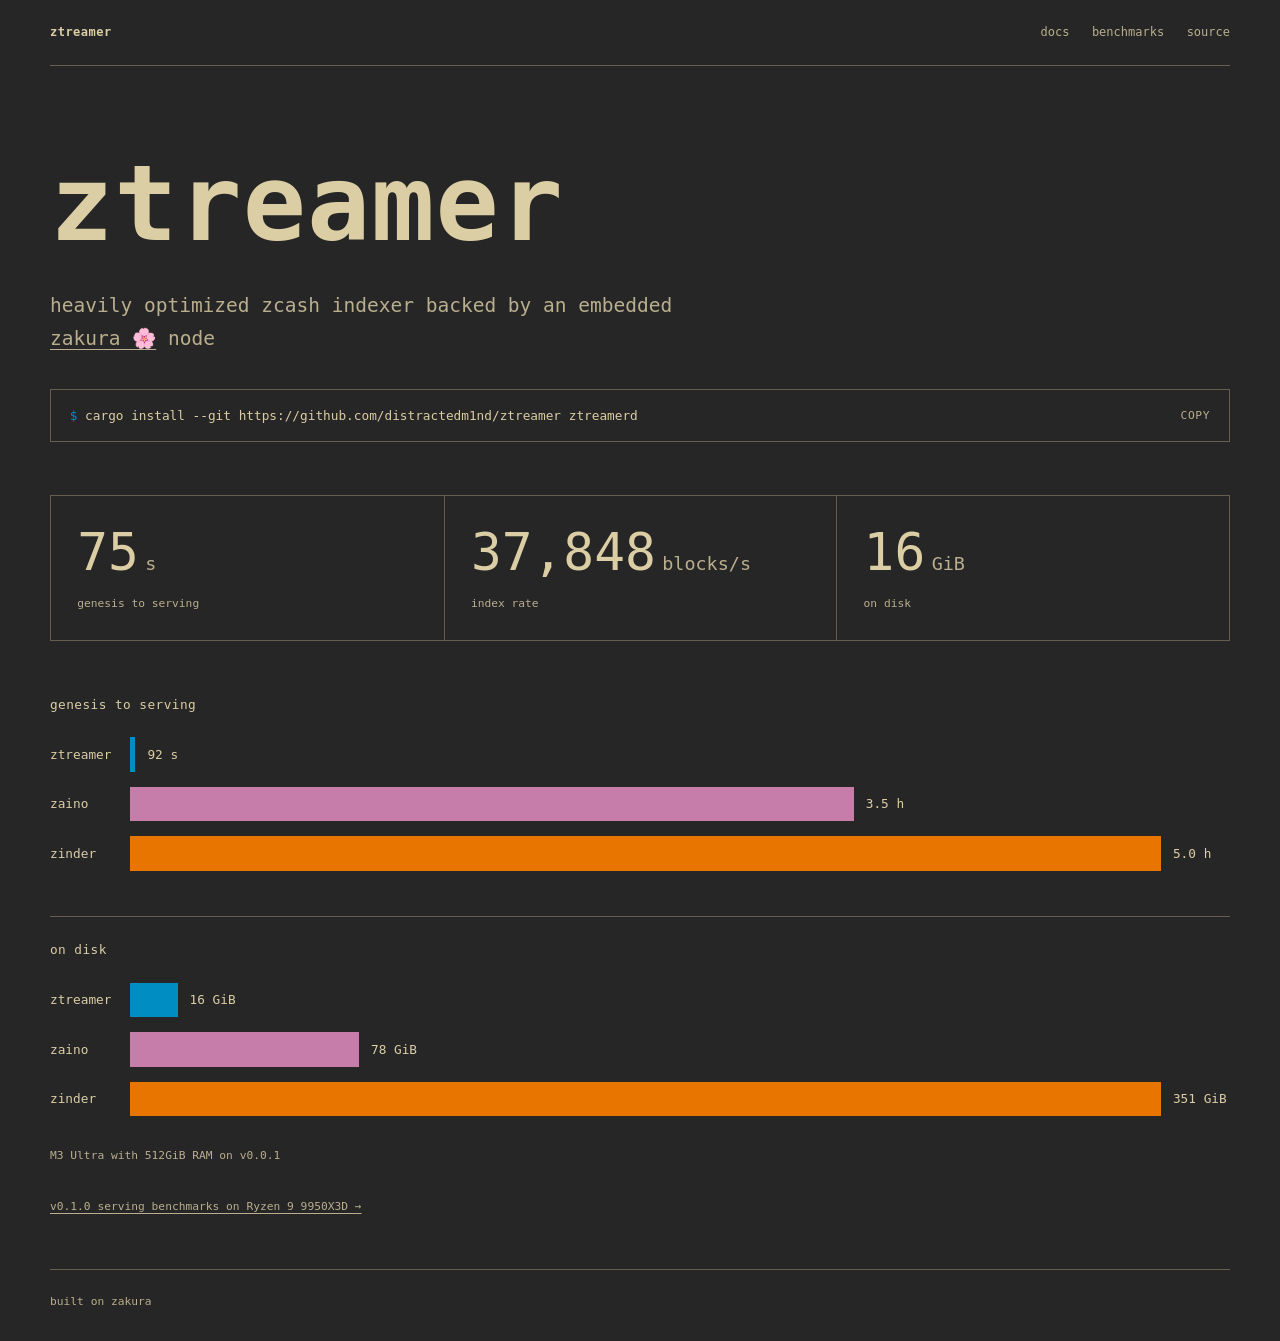
<file: site/index.html>
<!doctype html>
<html lang="en">
<head>
<meta charset="utf-8">
<meta name="viewport" content="width=device-width, initial-scale=1">
<title>ztreamer</title>
<meta name="description" content="heavily optimized zcash indexer backed by an embedded zakura 🌸 node">
<meta property="og:title" content="ztreamer">
<meta property="og:description" content="heavily optimized zcash indexer backed by an embedded zakura 🌸 node">
<meta name="theme-color" content="#262626">
<link rel="icon" href="data:image/svg+xml,%3Csvg xmlns='http://www.w3.org/2000/svg' viewBox='0 0 32 32'%3E%3Crect width='32' height='32' fill='%23dbcda4'/%3E%3Cpath d='M7 8h18v4L13 24h12v0H7v-4l12-12H7z' fill='%23262626'/%3E%3C/svg%3E">
<link rel="stylesheet" href="site.css?v=2">
</head>
<body>
<header class="wrap">
  <a href="./">ztreamer</a>
  <nav><a href="docs.html">docs</a><a href="benchmarks.html">benchmarks</a><a href="https://github.com/distractedm1nd/ztreamer">source</a></nav>
</header>

<main>
<section class="wrap hero">
  <h1 class="r">z<em>treamer</em></h1>
  <p class="tag r" style="animation-delay:.15s">heavily optimized zcash indexer backed by an embedded <a href="https://zakura.com/">zakura 🌸</a> node</p>
  <button class="cmd r" style="animation-delay:.3s" id="cmd" type="button" aria-label="copy install command">
    <span><span class="p">$</span> cargo install --git https://github.com/distractedm1nd/ztreamer ztreamerd</span>
    <span class="c">copy</span>
  </button>
</section>

<section class="wrap stats r" style="animation-delay:.45s">
  <div><b><span id="n">0</span><small>s</small></b><span>genesis to serving</span></div>
  <div><b>37,848<small>blocks/s</small></b><span>index rate</span></div>
  <div><b>16<small>GiB</small></b><span>on disk</span></div>
</section>

<section class="wrap bars r" style="animation-delay:.6s" id="bars">
  <p>genesis to serving</p>
  <div class="bar k"><span>ztreamer</span><i data-v="92 s" style="width:.51%"></i></div>
  <div class="bar zaino"><span>zaino</span><i data-v="3.5 h" style="width:70.2%"></i></div>
  <div class="bar"><span>zinder</span><i data-v="5.0 h" style="width:100%"></i></div>
  <p class="g">on disk</p>
  <div class="bar k"><span>ztreamer</span><i data-v="16 GiB" style="width:4.6%"></i></div>
  <div class="bar zaino"><span>zaino</span><i data-v="78 GiB" style="width:22.2%"></i></div>
  <div class="bar"><span>zinder</span><i data-v="351 GiB" style="width:100%"></i></div>
  <p class="n">M3 Ultra with 512GiB RAM on v0.0.1</p>
  <p class="n"><a href="benchmarks.html">v0.1.0 serving benchmarks on Ryzen 9 9950X3D →</a></p>
</section>
</main>

<footer class="wrap">
  <a href="https://github.com/zakura-core/zakura">built on zakura</a>
</footer>

<script>
const n=document.getElementById('n'),t0=performance.now(),N=92;
(function f(){const p=Math.min(1,(performance.now()-t0-500)/1600);const e=1-Math.pow(1-Math.max(0,p),3);
n.textContent=Math.round(e*N).toLocaleString('en-US');if(p<1)requestAnimationFrame(f)})();
requestAnimationFrame(()=>document.getElementById('bars').classList.add('on'));
const b=document.getElementById('cmd'),c=b.querySelector('.c');
b.onclick=()=>navigator.clipboard.writeText('cargo install --git https://github.com/distractedm1nd/ztreamer ztreamerd').then(()=>{c.textContent='copied';setTimeout(()=>c.textContent='copy',1400)});
</script>
</body>
</html>
</file>
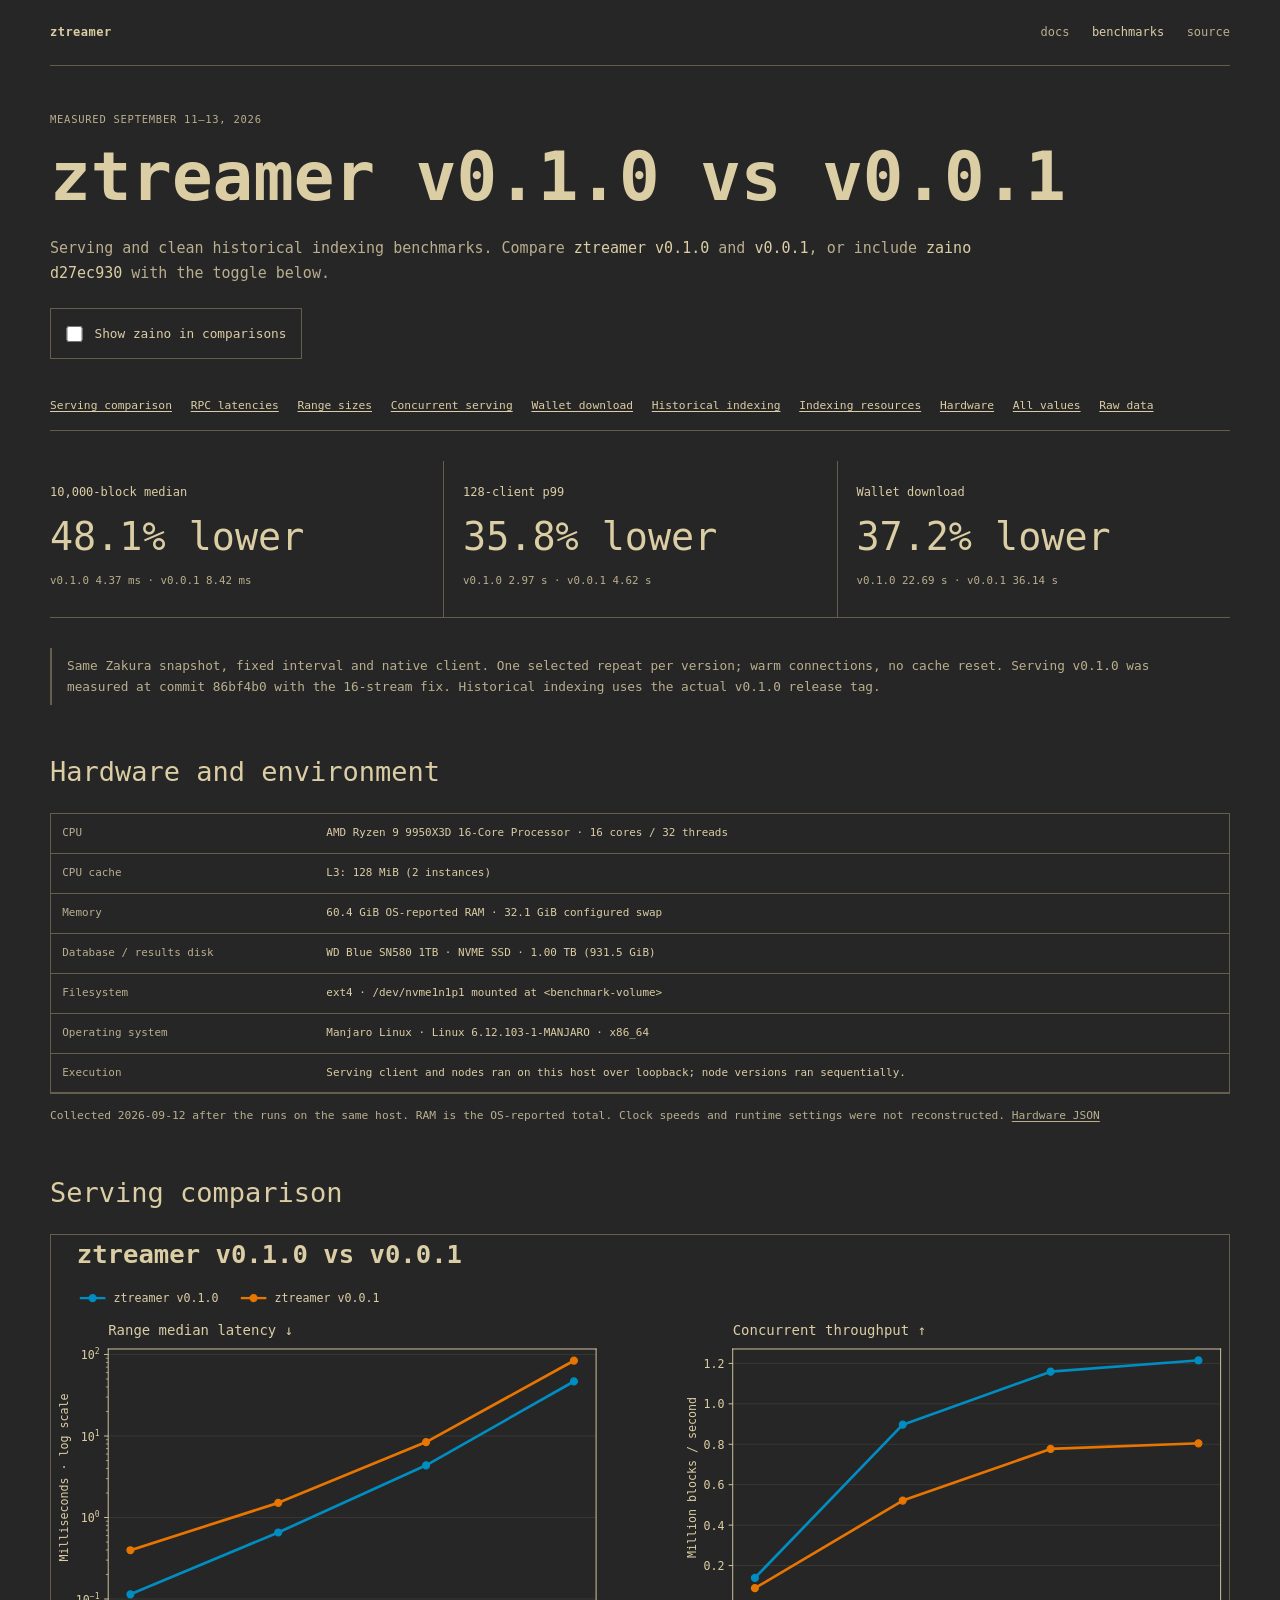
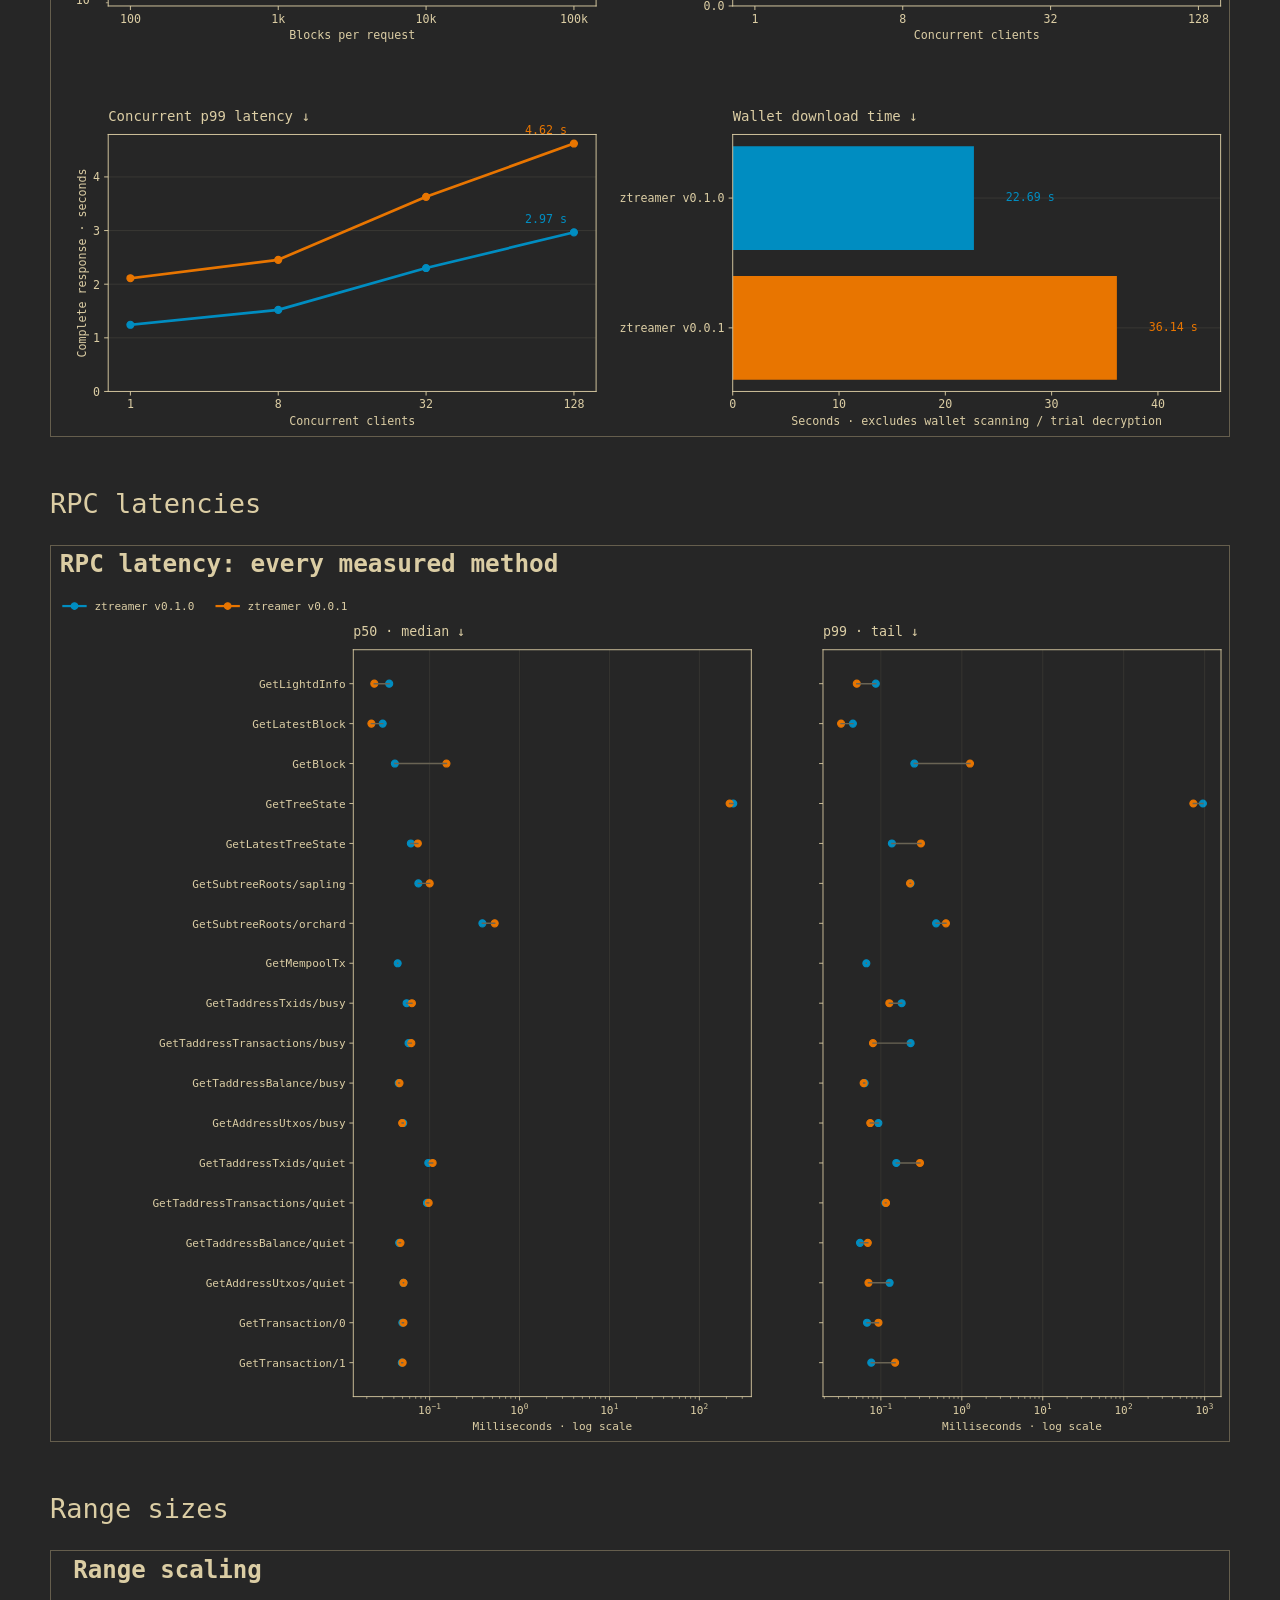
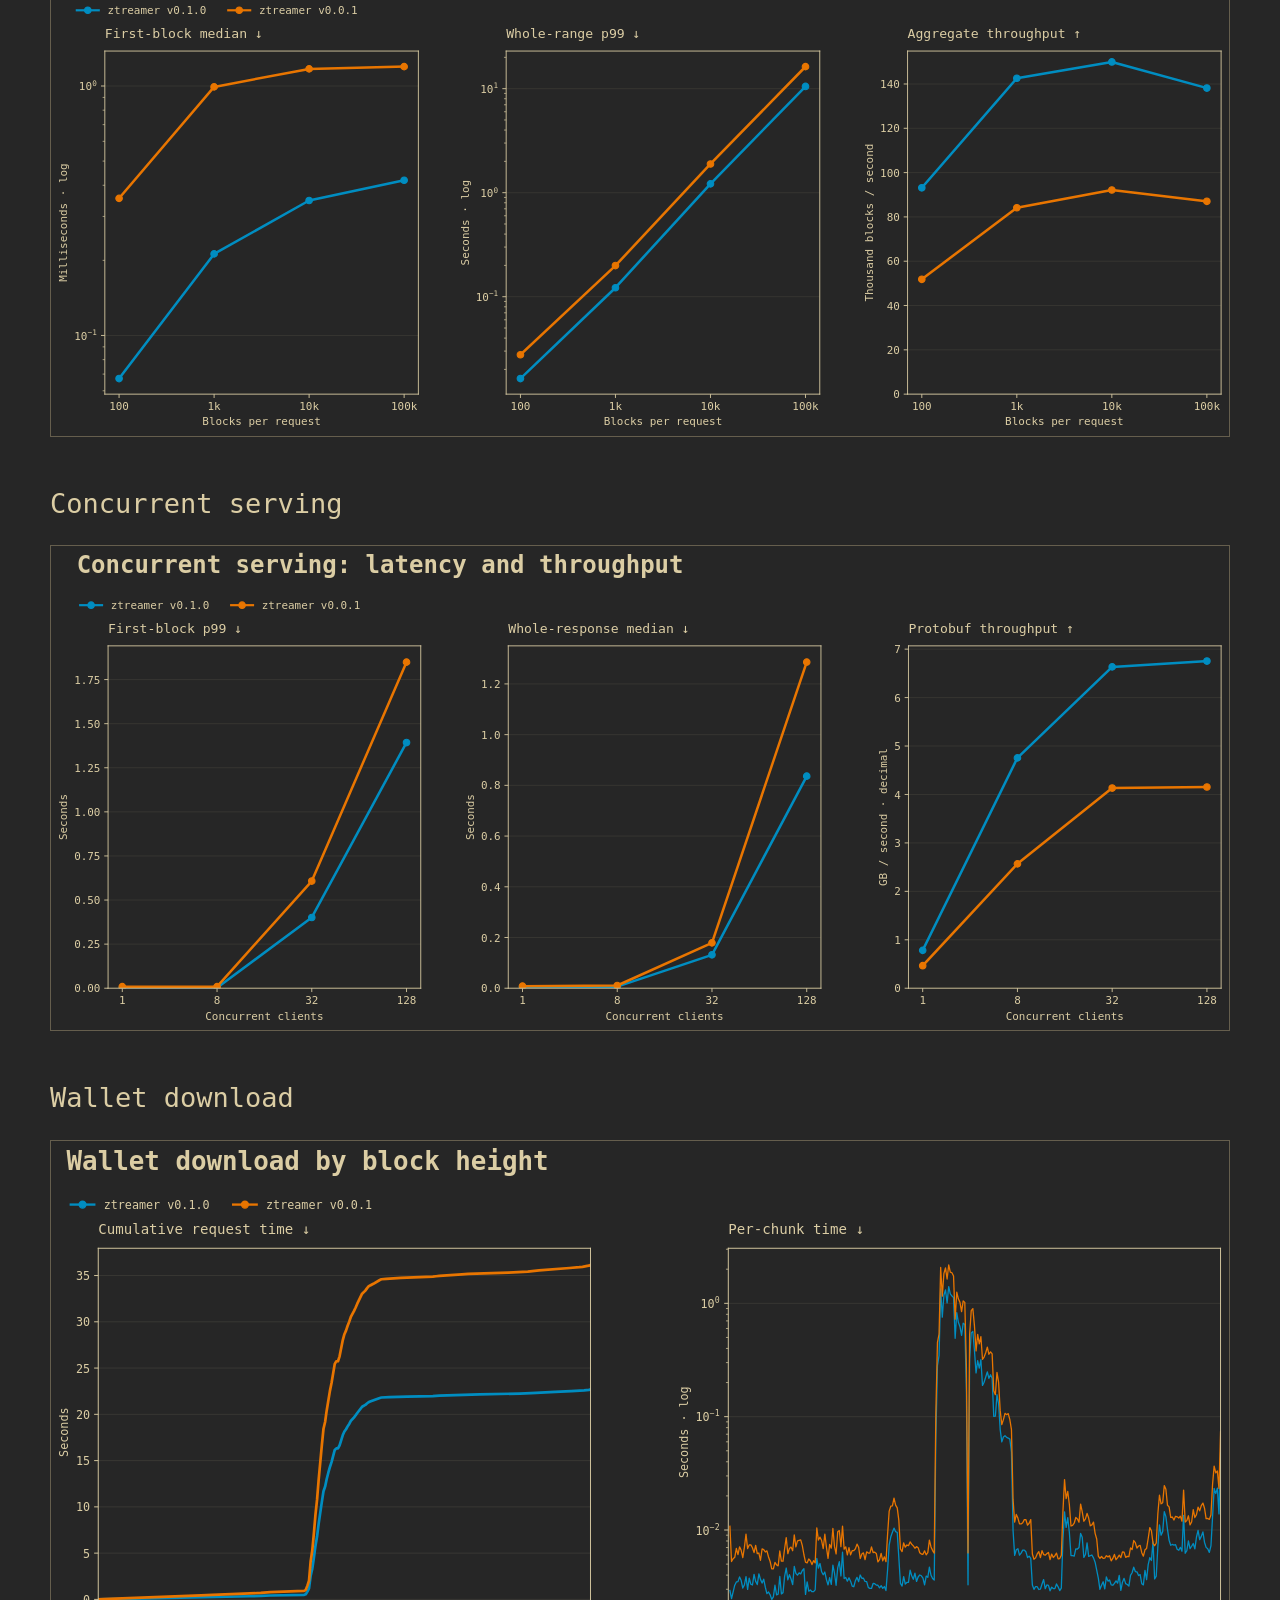
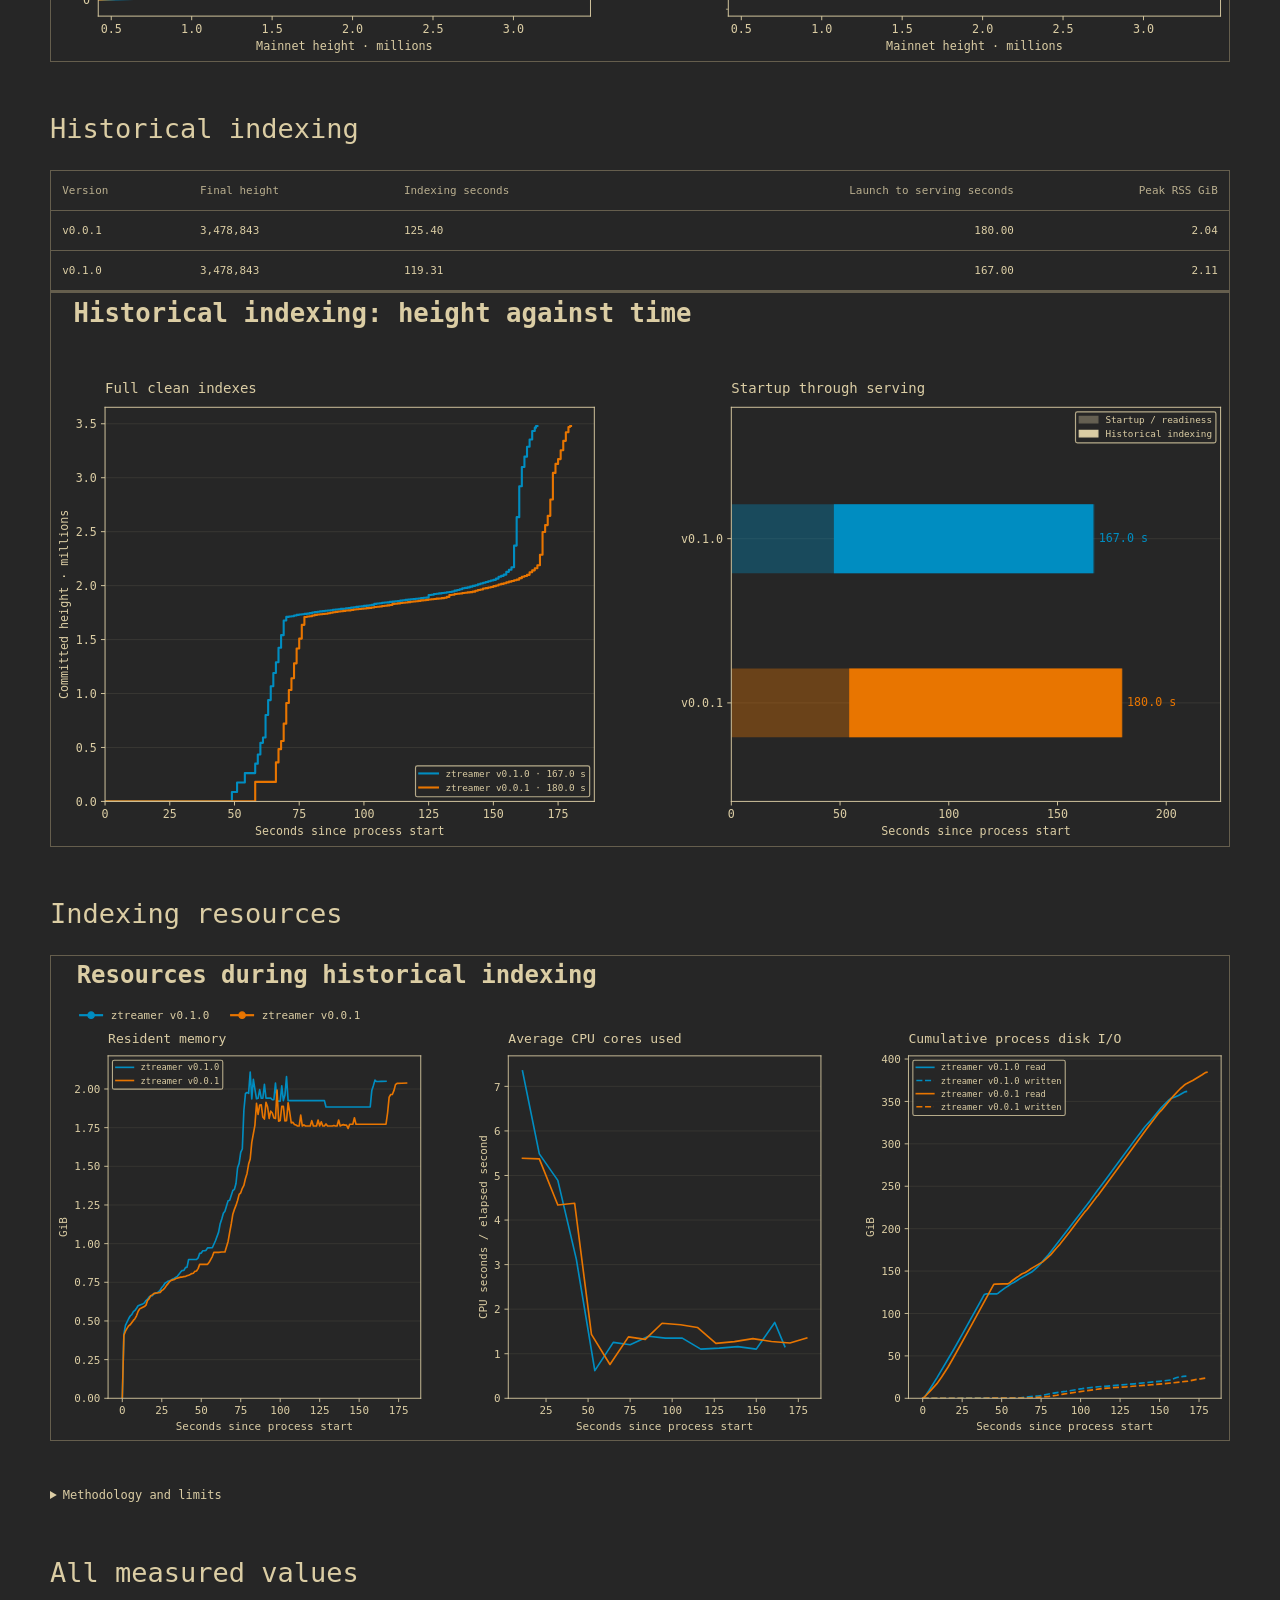
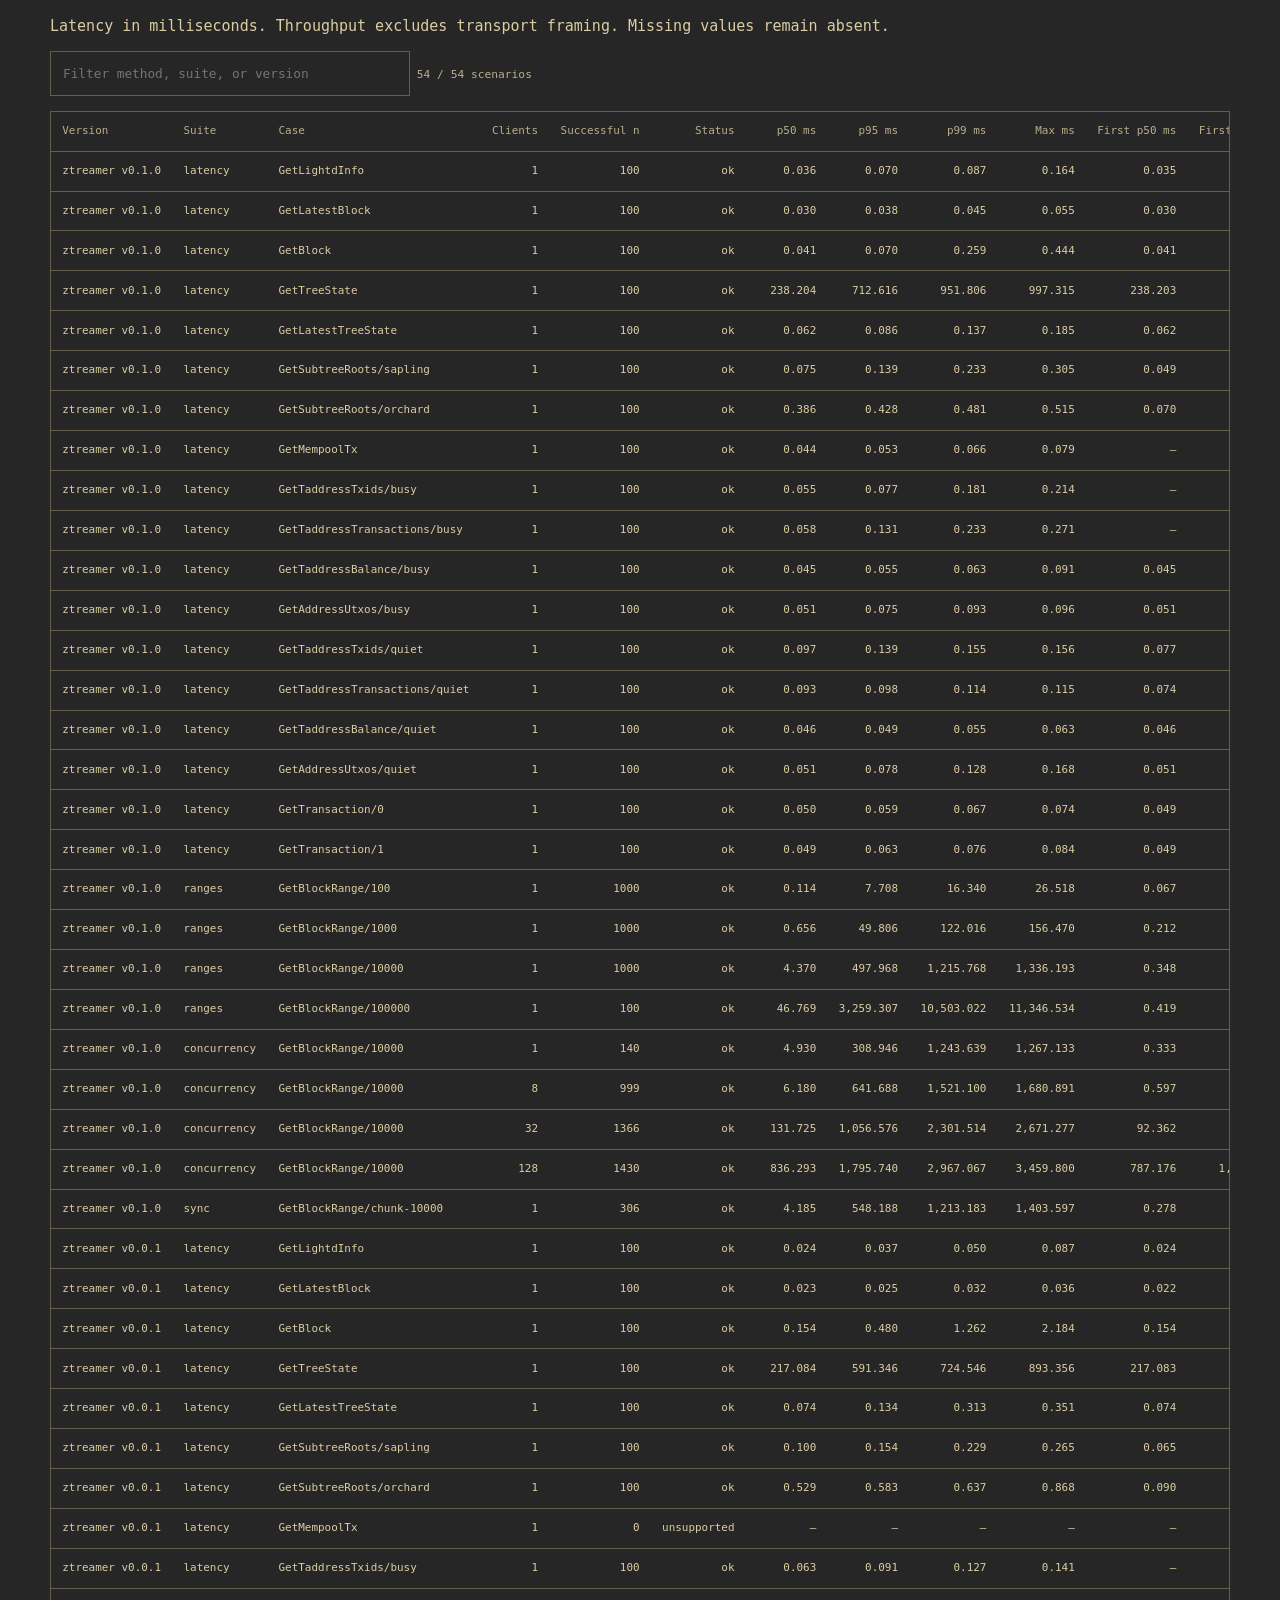
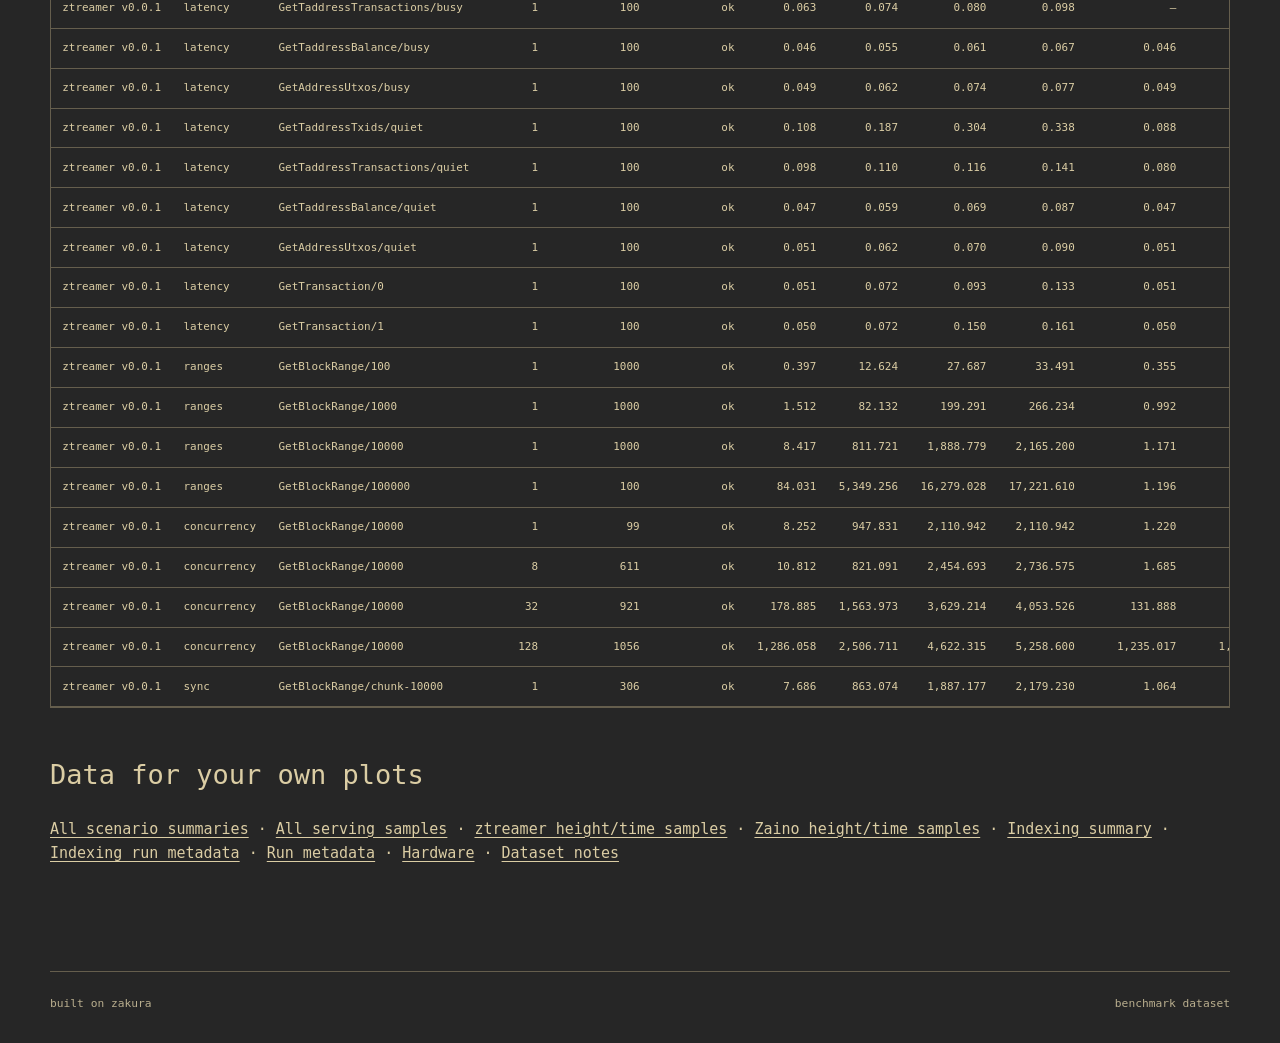
<file: site/benchmarks.html>
<!doctype html><html lang="en"><head>
<meta charset="utf-8">
<meta name="viewport" content="width=device-width, initial-scale=1">
<title>ztreamer benchmarks</title>

<meta property="og:title" content="ztreamer benchmarks">

<meta name="theme-color" content="#262626">
<link rel="icon" href="data:image/svg+xml,%3Csvg xmlns='http://www.w3.org/2000/svg' viewBox='0 0 32 32'%3E%3Crect width='32' height='32' fill='%23dbcda4'/%3E%3Cpath d='M7 8h18v4L13 24h12v0H7v-4l12-12H7z' fill='%23262626'/%3E%3C/svg%3E">
<link rel="stylesheet" href="site.css?v=2">
<meta name="description" content="RPC, range, concurrency and wallet-download benchmarks for ztreamer v0.1.0 and v0.0.1, with optional zaino comparison.">
<link rel="stylesheet" href="benchmarks.css?v=2"></head><body class="benchmarks-page"><header class="wrap"><a href="./">ztreamer</a><nav><a href="docs.html">docs</a><a href="benchmarks.html" aria-current="page">benchmarks</a><a href="https://github.com/distractedm1nd/ztreamer">source</a></nav></header><main class="wrap benchmark-report"><div class="eyebrow">Measured September 11–13, 2026</div><h1>ztreamer v0.1.0 vs v0.0.1</h1><p class="sub">Serving and clean historical indexing benchmarks. Compare <strong>ztreamer v0.1.0</strong> and <strong>v0.0.1</strong>, or include <strong>zaino d27ec930</strong> with the toggle below.</p><label class="compare-toggle"><input id="show-zaino" type="checkbox" role="switch"> Show zaino in comparisons</label><nav class="report-nav" aria-label="Benchmark sections"><a href="#overview">Serving comparison</a><a href="#rpc-latencies">RPC latencies</a><a href="#range-details">Range sizes</a><a href="#concurrency">Concurrent serving</a><a href="#wallet-download">Wallet download</a><a href="#historical-indexing">Historical indexing</a><a href="#sync-resources">Indexing resources</a><a href="#hardware">Hardware</a><a href="#numbers">All values</a><a href="#data">Raw data</a></nav><div class="cards" data-zaino-only hidden><div class="card">10,000-block median<b>114.4× latency</b><span>Zaino 500.04 ms · ztreamer v0.1.0 4.37 ms</span></div><div class="card">128-client p99<b>6.88× latency</b><span>Zaino 20.42 s · ztreamer v0.1.0 2.97 s</span></div><div class="card">Wallet download<b>15.64× duration</b><span>Zaino 354.82 s · ztreamer v0.1.0 22.69 s</span></div></div><div class="cards" data-ztreamer-only><div class="card">10,000-block median<b>48.1% lower</b><span>v0.1.0 4.37 ms · v0.0.1 8.42 ms</span></div><div class="card">128-client p99<b>35.8% lower</b><span>v0.1.0 2.97 s · v0.0.1 4.62 s</span></div><div class="card">Wallet download<b>37.2% lower</b><span>v0.1.0 22.69 s · v0.0.1 36.14 s</span></div></div><p class="note" data-ztreamer-only>Same Zakura snapshot, fixed interval and native client. One selected repeat per version; warm connections, no cache reset. Serving v0.1.0 was measured at commit 86bf4b0 with the 16-stream fix. Historical indexing uses the actual v0.1.0 release tag.</p><p class="note" data-zaino-only hidden><strong>Read the comparison correctly.</strong> All serving tests use mainnet heights 419,200–3,478,843, the same fixtures and seed, and sequential runs. Zaino reads a Zebra validator at tip 3,479,843; ztreamer used Zakura at tip 3,478,843. The benchmark upper-block hash matches, but tip-dependent RPCs see different tips. Zaino’s persistent index is complete through 3,478,842; the final benchmark block is in its nonfinalized window. Results include the different backing-node implementations.</p><section id="hardware"><h2>Hardware and environment</h2><div class="table-wrap"><table aria-label="Benchmark hardware"><tbody><tr><th scope="row">CPU</th><td style="text-align:left;white-space:normal">AMD Ryzen 9 9950X3D 16-Core Processor · 16 cores / 32 threads</td></tr><tr><th scope="row">CPU cache</th><td style="text-align:left;white-space:normal">L3: 128 MiB (2 instances)</td></tr><tr><th scope="row">Memory</th><td style="text-align:left;white-space:normal">60.4 GiB OS-reported RAM · 32.1 GiB configured swap</td></tr><tr><th scope="row">Database / results disk</th><td style="text-align:left;white-space:normal">WD Blue SN580 1TB · NVME SSD · 1.00 TB (931.5 GiB)</td></tr><tr><th scope="row">Filesystem</th><td style="text-align:left;white-space:normal">ext4 · /dev/nvme1n1p1 mounted at &lt;benchmark-volume&gt;</td></tr><tr><th scope="row">Operating system</th><td style="text-align:left;white-space:normal">Manjaro Linux · Linux 6.12.103-1-MANJARO · x86_64</td></tr><tr><th scope="row">Execution</th><td style="text-align:left;white-space:normal">Serving client and nodes ran on this host over loopback; node versions ran sequentially.</td></tr></tbody></table></div><p class="downloads">Collected 2026-09-12 after the runs on the same host. RAM is the OS-reported total. Clock speeds and runtime settings were not reconstructed. <a href="benchmarks/2026-09-11/hardware.json">Hardware JSON</a></p></section><section id="overview"><h2>Serving comparison</h2><div data-ztreamer-only><img loading="lazy" alt="overview ztreamer" src="benchmarks/2026-09-11/overview-ztreamer.svg?v=20260913"></div><div data-zaino-only hidden><img loading="lazy" alt="overview" src="benchmarks/2026-09-11/overview.svg?v=20260913"></div></section><section id="rpc-latencies"><h2>RPC latencies</h2><div data-ztreamer-only><img loading="lazy" alt="rpc latencies ztreamer" src="benchmarks/2026-09-11/rpc-latencies-ztreamer.svg?v=20260913"></div><div data-zaino-only hidden><img loading="lazy" alt="rpc latencies" src="benchmarks/2026-09-11/rpc-latencies.svg?v=20260913"></div></section><section id="range-details"><h2>Range sizes</h2><div data-ztreamer-only><img loading="lazy" alt="range details ztreamer" src="benchmarks/2026-09-11/range-details-ztreamer.svg?v=20260913"></div><div data-zaino-only hidden><img loading="lazy" alt="range details" src="benchmarks/2026-09-11/range-details.svg?v=20260913"></div></section><section id="concurrency"><h2>Concurrent serving</h2><div data-ztreamer-only><img loading="lazy" alt="concurrency ztreamer" src="benchmarks/2026-09-11/concurrency-ztreamer.svg?v=20260913"></div><div data-zaino-only hidden><img loading="lazy" alt="concurrency" src="benchmarks/2026-09-11/concurrency.svg?v=20260913"></div></section><section id="wallet-download"><h2>Wallet download</h2><div data-ztreamer-only><img loading="lazy" alt="wallet download ztreamer" src="benchmarks/2026-09-11/wallet-download-ztreamer.svg?v=20260913"></div><div data-zaino-only hidden><img loading="lazy" alt="wallet download" src="benchmarks/2026-09-11/wallet-download.svg?v=20260913"></div></section><section id="historical-indexing"><h2>Historical indexing</h2><div class="table-wrap"><table aria-label="Historical indexing timings"><thead><tr><th>Version</th><th>Final height</th><th>Indexing seconds</th><th>Launch to serving seconds</th><th>Peak RSS GiB</th></tr></thead><tbody><tr><td>v0.0.1</td><td>3,478,843</td><td>125.40</td><td>180.00</td><td>2.04</td></tr><tr><td>v0.1.0</td><td>3,478,843</td><td>119.31</td><td>167.00</td><td>2.11</td></tr><tr data-zaino-only hidden><td>zaino-d27ec930</td><td>3,478,842</td><td>—</td><td>13,379.59</td><td>43.80</td></tr></tbody></table></div><div data-ztreamer-only><img loading="lazy" alt="historical indexing ztreamer" src="benchmarks/2026-09-11/historical-indexing-ztreamer.svg?v=20260913"></div><div data-zaino-only hidden><img loading="lazy" alt="historical indexing" src="benchmarks/2026-09-11/historical-indexing.svg?v=20260913"></div></section><section id="sync-resources"><h2>Indexing resources</h2><div data-ztreamer-only><img loading="lazy" alt="sync resources ztreamer" src="benchmarks/2026-09-11/sync-resources-ztreamer.svg?v=20260913"></div><div data-zaino-only hidden><img loading="lazy" alt="sync resources" src="benchmarks/2026-09-11/sync-resources.svg?v=20260913"></div></section><details><summary>Methodology and limits</summary><p>One selected repeat per version; no confidence intervals or significance claims. Warmups are excluded. Range counts are 1,000 / 1,000 / 1,000 / 100. RPCs use 100 samples. Concurrency uses ten seconds issuing requests followed by draining in-flight responses, so request populations differ. Wallet download uses 306 chunks and excludes scanning and trial decryption. No cache reset.</p><p>The “busy” address fixture returned no history, and “quiet” returned two transactions per request. Both have zero balance and no UTXOs. These are not heavy address scans. GetMempoolTx returned an empty stream on zaino and v0.1.0; release does not support it. Zaino completed all 27 scenarios with no errors.</p><p>Historical indexing starts with empty persistent indexes. The tagged ztreamer v0.0.1 and v0.1.0 binaries ran sequentially on September 13 against the same static Zakura snapshot, with eight fetch workers and no page-cache reset. The time axes start at process launch; ztreamer includes embedded Zakura startup, and its resources include that node. Zaino’s separate Zebra validator startup and resources are excluded; zaino startup and accumulator rebuild are included in its readiness time. Compilation is excluded for all versions. Final indexed heights differ slightly; exact boundaries and phase times are in the indexing metadata and summary. Height curves show committed progress, sampled once per second. CPU use is averaged over ten-second windows. The ztreamer and zaino resource rows use seconds and hours respectively.</p></details><section id="numbers"><h2>All measured values</h2><p>Latency in milliseconds. Throughput excludes transport framing. Missing values remain absent.</p><input id="filter" placeholder="Filter method, suite, or version" aria-label="Filter results"><span id="count" aria-live="polite"></span><div class="table-wrap"><table><thead><tr><th>Version</th><th>Suite</th><th>Case</th><th>Clients</th><th>Successful n</th><th>Status</th><th>p50 ms</th><th>p95 ms</th><th>p99 ms</th><th>Max ms</th><th>First p50 ms</th><th>First p99 ms</th><th>Blocks/s</th><th>MB/s</th><th>Wall s</th></tr></thead><tbody><tr><td>ztreamer v0.1.0</td><td>latency</td><td>GetLightdInfo</td><td>1</td><td>100</td><td>ok</td><td>0.036</td><td>0.070</td><td>0.087</td><td>0.164</td><td>0.035</td><td>0.086</td><td>0.000</td><td>2.366</td><td>0.004</td></tr><tr><td>ztreamer v0.1.0</td><td>latency</td><td>GetLatestBlock</td><td>1</td><td>100</td><td>ok</td><td>0.030</td><td>0.038</td><td>0.045</td><td>0.055</td><td>0.030</td><td>0.045</td><td>0.000</td><td>1.254</td><td>0.003</td></tr><tr><td>ztreamer v0.1.0</td><td>latency</td><td>GetBlock</td><td>1</td><td>100</td><td>ok</td><td>0.041</td><td>0.070</td><td>0.259</td><td>0.444</td><td>0.041</td><td>0.235</td><td>18,695.950</td><td>75.689</td><td>0.005</td></tr><tr><td>ztreamer v0.1.0</td><td>latency</td><td>GetTreeState</td><td>1</td><td>100</td><td>ok</td><td>238.204</td><td>712.616</td><td>951.806</td><td>997.315</td><td>238.203</td><td>951.805</td><td>0.000</td><td>0.006</td><td>28.014</td></tr><tr><td>ztreamer v0.1.0</td><td>latency</td><td>GetLatestTreeState</td><td>1</td><td>100</td><td>ok</td><td>0.062</td><td>0.086</td><td>0.137</td><td>0.185</td><td>0.062</td><td>0.136</td><td>0.000</td><td>41.232</td><td>0.007</td></tr><tr><td>ztreamer v0.1.0</td><td>latency</td><td>GetSubtreeRoots/sapling</td><td>1</td><td>100</td><td>ok</td><td>0.075</td><td>0.139</td><td>0.233</td><td>0.305</td><td>0.049</td><td>0.213</td><td>0.000</td><td>8.243</td><td>0.009</td></tr><tr><td>ztreamer v0.1.0</td><td>latency</td><td>GetSubtreeRoots/orchard</td><td>1</td><td>100</td><td>ok</td><td>0.386</td><td>0.428</td><td>0.481</td><td>0.515</td><td>0.070</td><td>0.141</td><td>0.000</td><td>1.829</td><td>0.039</td></tr><tr><td>ztreamer v0.1.0</td><td>latency</td><td>GetMempoolTx</td><td>1</td><td>100</td><td>ok</td><td>0.044</td><td>0.053</td><td>0.066</td><td>0.079</td><td>—</td><td>—</td><td>0.000</td><td>0.000</td><td>0.004</td></tr><tr><td>ztreamer v0.1.0</td><td>latency</td><td>GetTaddressTxids/busy</td><td>1</td><td>100</td><td>ok</td><td>0.055</td><td>0.077</td><td>0.181</td><td>0.214</td><td>—</td><td>—</td><td>0.000</td><td>0.000</td><td>0.006</td></tr><tr><td>ztreamer v0.1.0</td><td>latency</td><td>GetTaddressTransactions/busy</td><td>1</td><td>100</td><td>ok</td><td>0.058</td><td>0.131</td><td>0.233</td><td>0.271</td><td>—</td><td>—</td><td>0.000</td><td>0.000</td><td>0.007</td></tr><tr><td>ztreamer v0.1.0</td><td>latency</td><td>GetTaddressBalance/busy</td><td>1</td><td>100</td><td>ok</td><td>0.045</td><td>0.055</td><td>0.063</td><td>0.091</td><td>0.045</td><td>0.063</td><td>0.000</td><td>0.000</td><td>0.005</td></tr><tr><td>ztreamer v0.1.0</td><td>latency</td><td>GetAddressUtxos/busy</td><td>1</td><td>100</td><td>ok</td><td>0.051</td><td>0.075</td><td>0.093</td><td>0.096</td><td>0.051</td><td>0.093</td><td>0.000</td><td>0.000</td><td>0.005</td></tr><tr><td>ztreamer v0.1.0</td><td>latency</td><td>GetTaddressTxids/quiet</td><td>1</td><td>100</td><td>ok</td><td>0.097</td><td>0.139</td><td>0.155</td><td>0.156</td><td>0.077</td><td>0.135</td><td>0.000</td><td>14.054</td><td>0.010</td></tr><tr><td>ztreamer v0.1.0</td><td>latency</td><td>GetTaddressTransactions/quiet</td><td>1</td><td>100</td><td>ok</td><td>0.093</td><td>0.098</td><td>0.114</td><td>0.115</td><td>0.074</td><td>0.080</td><td>0.000</td><td>15.366</td><td>0.009</td></tr><tr><td>ztreamer v0.1.0</td><td>latency</td><td>GetTaddressBalance/quiet</td><td>1</td><td>100</td><td>ok</td><td>0.046</td><td>0.049</td><td>0.055</td><td>0.063</td><td>0.046</td><td>0.055</td><td>0.000</td><td>0.000</td><td>0.005</td></tr><tr><td>ztreamer v0.1.0</td><td>latency</td><td>GetAddressUtxos/quiet</td><td>1</td><td>100</td><td>ok</td><td>0.051</td><td>0.078</td><td>0.128</td><td>0.168</td><td>0.051</td><td>0.128</td><td>0.000</td><td>0.000</td><td>0.006</td></tr><tr><td>ztreamer v0.1.0</td><td>latency</td><td>GetTransaction/0</td><td>1</td><td>100</td><td>ok</td><td>0.050</td><td>0.059</td><td>0.067</td><td>0.074</td><td>0.049</td><td>0.067</td><td>0.000</td><td>4.902</td><td>0.005</td></tr><tr><td>ztreamer v0.1.0</td><td>latency</td><td>GetTransaction/1</td><td>1</td><td>100</td><td>ok</td><td>0.049</td><td>0.063</td><td>0.076</td><td>0.084</td><td>0.049</td><td>0.076</td><td>0.000</td><td>5.000</td><td>0.005</td></tr><tr><td>ztreamer v0.1.0</td><td>ranges</td><td>GetBlockRange/100</td><td>1</td><td>1000</td><td>ok</td><td>0.114</td><td>7.708</td><td>16.340</td><td>26.518</td><td>0.067</td><td>1.076</td><td>93,130.181</td><td>638.234</td><td>1.074</td></tr><tr><td>ztreamer v0.1.0</td><td>ranges</td><td>GetBlockRange/1000</td><td>1</td><td>1000</td><td>ok</td><td>0.656</td><td>49.806</td><td>122.016</td><td>156.470</td><td>0.212</td><td>0.784</td><td>142,584.404</td><td>725.628</td><td>7.013</td></tr><tr><td>ztreamer v0.1.0</td><td>ranges</td><td>GetBlockRange/10000</td><td>1</td><td>1000</td><td>ok</td><td>4.370</td><td>497.968</td><td>1,215.768</td><td>1,336.193</td><td>0.348</td><td>0.924</td><td>149,958.720</td><td>776.794</td><td>66.685</td></tr><tr><td>ztreamer v0.1.0</td><td>ranges</td><td>GetBlockRange/100000</td><td>1</td><td>100</td><td>ok</td><td>46.769</td><td>3,259.307</td><td>10,503.022</td><td>11,346.534</td><td>0.419</td><td>0.994</td><td>138,160.635</td><td>791.067</td><td>72.380</td></tr><tr><td>ztreamer v0.1.0</td><td>concurrency</td><td>GetBlockRange/10000</td><td>1</td><td>140</td><td>ok</td><td>4.930</td><td>308.946</td><td>1,243.639</td><td>1,267.133</td><td>0.333</td><td>1.080</td><td>139,043.191</td><td>782.239</td><td>10.069</td></tr><tr><td>ztreamer v0.1.0</td><td>concurrency</td><td>GetBlockRange/10000</td><td>8</td><td>999</td><td>ok</td><td>6.180</td><td>641.688</td><td>1,521.100</td><td>1,680.891</td><td>0.597</td><td>2.444</td><td>897,086.093</td><td>4,754.541</td><td>11.136</td></tr><tr><td>ztreamer v0.1.0</td><td>concurrency</td><td>GetBlockRange/10000</td><td>32</td><td>1366</td><td>ok</td><td>131.725</td><td>1,056.576</td><td>2,301.514</td><td>2,671.277</td><td>92.362</td><td>401.231</td><td>1,159,071.596</td><td>6,633.991</td><td>11.785</td></tr><tr><td>ztreamer v0.1.0</td><td>concurrency</td><td>GetBlockRange/10000</td><td>128</td><td>1430</td><td>ok</td><td>836.293</td><td>1,795.740</td><td>2,967.067</td><td>3,459.800</td><td>787.176</td><td>1,392.751</td><td>1,215,004.432</td><td>6,753.797</td><td>11.770</td></tr><tr><td>ztreamer v0.1.0</td><td>sync</td><td>GetBlockRange/chunk-10000</td><td>1</td><td>306</td><td>ok</td><td>4.185</td><td>548.188</td><td>1,213.183</td><td>1,403.597</td><td>0.278</td><td>0.772</td><td>134,840.497</td><td>780.837</td><td>22.691</td></tr><tr><td>ztreamer v0.0.1</td><td>latency</td><td>GetLightdInfo</td><td>1</td><td>100</td><td>ok</td><td>0.024</td><td>0.037</td><td>0.050</td><td>0.087</td><td>0.024</td><td>0.050</td><td>0.000</td><td>3.553</td><td>0.003</td></tr><tr><td>ztreamer v0.0.1</td><td>latency</td><td>GetLatestBlock</td><td>1</td><td>100</td><td>ok</td><td>0.023</td><td>0.025</td><td>0.032</td><td>0.036</td><td>0.022</td><td>0.032</td><td>0.000</td><td>1.701</td><td>0.002</td></tr><tr><td>ztreamer v0.0.1</td><td>latency</td><td>GetBlock</td><td>1</td><td>100</td><td>ok</td><td>0.154</td><td>0.480</td><td>1.262</td><td>2.184</td><td>0.154</td><td>1.209</td><td>4,711.242</td><td>19.073</td><td>0.021</td></tr><tr><td>ztreamer v0.0.1</td><td>latency</td><td>GetTreeState</td><td>1</td><td>100</td><td>ok</td><td>217.084</td><td>591.346</td><td>724.546</td><td>893.356</td><td>217.083</td><td>724.545</td><td>0.000</td><td>0.006</td><td>24.403</td></tr><tr><td>ztreamer v0.0.1</td><td>latency</td><td>GetLatestTreeState</td><td>1</td><td>100</td><td>ok</td><td>0.074</td><td>0.134</td><td>0.313</td><td>0.351</td><td>0.074</td><td>0.312</td><td>0.000</td><td>31.764</td><td>0.009</td></tr><tr><td>ztreamer v0.0.1</td><td>latency</td><td>GetSubtreeRoots/sapling</td><td>1</td><td>100</td><td>ok</td><td>0.100</td><td>0.154</td><td>0.229</td><td>0.265</td><td>0.065</td><td>0.219</td><td>0.000</td><td>6.791</td><td>0.011</td></tr><tr><td>ztreamer v0.0.1</td><td>latency</td><td>GetSubtreeRoots/orchard</td><td>1</td><td>100</td><td>ok</td><td>0.529</td><td>0.583</td><td>0.637</td><td>0.868</td><td>0.090</td><td>0.148</td><td>0.000</td><td>1.336</td><td>0.054</td></tr><tr><td>ztreamer v0.0.1</td><td>latency</td><td>GetMempoolTx</td><td>1</td><td>0</td><td>unsupported</td><td>—</td><td>—</td><td>—</td><td>—</td><td>—</td><td>—</td><td>—</td><td>—</td><td>—</td></tr><tr><td>ztreamer v0.0.1</td><td>latency</td><td>GetTaddressTxids/busy</td><td>1</td><td>100</td><td>ok</td><td>0.063</td><td>0.091</td><td>0.127</td><td>0.141</td><td>—</td><td>—</td><td>0.000</td><td>0.000</td><td>0.007</td></tr><tr><td>ztreamer v0.0.1</td><td>latency</td><td>GetTaddressTransactions/busy</td><td>1</td><td>100</td><td>ok</td><td>0.063</td><td>0.074</td><td>0.080</td><td>0.098</td><td>—</td><td>—</td><td>0.000</td><td>0.000</td><td>0.006</td></tr><tr><td>ztreamer v0.0.1</td><td>latency</td><td>GetTaddressBalance/busy</td><td>1</td><td>100</td><td>ok</td><td>0.046</td><td>0.055</td><td>0.061</td><td>0.067</td><td>0.046</td><td>0.061</td><td>0.000</td><td>0.000</td><td>0.005</td></tr><tr><td>ztreamer v0.0.1</td><td>latency</td><td>GetAddressUtxos/busy</td><td>1</td><td>100</td><td>ok</td><td>0.049</td><td>0.062</td><td>0.074</td><td>0.077</td><td>0.049</td><td>0.074</td><td>0.000</td><td>0.000</td><td>0.005</td></tr><tr><td>ztreamer v0.0.1</td><td>latency</td><td>GetTaddressTxids/quiet</td><td>1</td><td>100</td><td>ok</td><td>0.108</td><td>0.187</td><td>0.304</td><td>0.338</td><td>0.088</td><td>0.248</td><td>0.000</td><td>11.886</td><td>0.012</td></tr><tr><td>ztreamer v0.0.1</td><td>latency</td><td>GetTaddressTransactions/quiet</td><td>1</td><td>100</td><td>ok</td><td>0.098</td><td>0.110</td><td>0.116</td><td>0.141</td><td>0.080</td><td>0.097</td><td>0.000</td><td>14.649</td><td>0.010</td></tr><tr><td>ztreamer v0.0.1</td><td>latency</td><td>GetTaddressBalance/quiet</td><td>1</td><td>100</td><td>ok</td><td>0.047</td><td>0.059</td><td>0.069</td><td>0.087</td><td>0.047</td><td>0.069</td><td>0.000</td><td>0.000</td><td>0.005</td></tr><tr><td>ztreamer v0.0.1</td><td>latency</td><td>GetAddressUtxos/quiet</td><td>1</td><td>100</td><td>ok</td><td>0.051</td><td>0.062</td><td>0.070</td><td>0.090</td><td>0.051</td><td>0.070</td><td>0.000</td><td>0.000</td><td>0.005</td></tr><tr><td>ztreamer v0.0.1</td><td>latency</td><td>GetTransaction/0</td><td>1</td><td>100</td><td>ok</td><td>0.051</td><td>0.072</td><td>0.093</td><td>0.133</td><td>0.051</td><td>0.093</td><td>0.000</td><td>4.517</td><td>0.005</td></tr><tr><td>ztreamer v0.0.1</td><td>latency</td><td>GetTransaction/1</td><td>1</td><td>100</td><td>ok</td><td>0.050</td><td>0.072</td><td>0.150</td><td>0.161</td><td>0.050</td><td>0.150</td><td>0.000</td><td>4.613</td><td>0.005</td></tr><tr><td>ztreamer v0.0.1</td><td>ranges</td><td>GetBlockRange/100</td><td>1</td><td>1000</td><td>ok</td><td>0.397</td><td>12.624</td><td>27.687</td><td>33.491</td><td>0.355</td><td>9.652</td><td>51,825.193</td><td>355.165</td><td>1.930</td></tr><tr><td>ztreamer v0.0.1</td><td>ranges</td><td>GetBlockRange/1000</td><td>1</td><td>1000</td><td>ok</td><td>1.512</td><td>82.132</td><td>199.291</td><td>266.234</td><td>0.992</td><td>7.658</td><td>84,154.088</td><td>428.270</td><td>11.883</td></tr><tr><td>ztreamer v0.0.1</td><td>ranges</td><td>GetBlockRange/10000</td><td>1</td><td>1000</td><td>ok</td><td>8.417</td><td>811.721</td><td>1,888.779</td><td>2,165.200</td><td>1.171</td><td>13.750</td><td>92,142.545</td><td>477.303</td><td>108.527</td></tr><tr><td>ztreamer v0.0.1</td><td>ranges</td><td>GetBlockRange/100000</td><td>1</td><td>100</td><td>ok</td><td>84.031</td><td>5,349.256</td><td>16,279.028</td><td>17,221.610</td><td>1.196</td><td>5.834</td><td>87,046.880</td><td>498.405</td><td>114.881</td></tr><tr><td>ztreamer v0.0.1</td><td>concurrency</td><td>GetBlockRange/10000</td><td>1</td><td>99</td><td>ok</td><td>8.252</td><td>947.831</td><td>2,110.942</td><td>2,110.942</td><td>1.220</td><td>9.065</td><td>88,121.381</td><td>465.546</td><td>11.235</td></tr><tr><td>ztreamer v0.0.1</td><td>concurrency</td><td>GetBlockRange/10000</td><td>8</td><td>611</td><td>ok</td><td>10.812</td><td>821.091</td><td>2,454.693</td><td>2,736.575</td><td>1.685</td><td>8.895</td><td>521,346.203</td><td>2,568.029</td><td>11.720</td></tr><tr><td>ztreamer v0.0.1</td><td>concurrency</td><td>GetBlockRange/10000</td><td>32</td><td>921</td><td>ok</td><td>178.885</td><td>1,563.973</td><td>3,629.214</td><td>4,053.526</td><td>131.888</td><td>607.642</td><td>777,060.851</td><td>4,132.218</td><td>11.852</td></tr><tr><td>ztreamer v0.0.1</td><td>concurrency</td><td>GetBlockRange/10000</td><td>128</td><td>1056</td><td>ok</td><td>1,286.058</td><td>2,506.711</td><td>4,622.315</td><td>5,258.600</td><td>1,235.017</td><td>1,848.784</td><td>804,668.222</td><td>4,153.289</td><td>13.123</td></tr><tr><td>ztreamer v0.0.1</td><td>sync</td><td>GetBlockRange/chunk-10000</td><td>1</td><td>306</td><td>ok</td><td>7.686</td><td>863.074</td><td>1,887.177</td><td>2,179.230</td><td>1.064</td><td>7.638</td><td>84,662.594</td><td>490.266</td><td>36.139</td></tr><tr data-zaino hidden><td>zaino d27ec930</td><td>latency</td><td>GetLightdInfo</td><td>1</td><td>100</td><td>ok</td><td>3.535</td><td>4.198</td><td>4.592</td><td>4.598</td><td>3.535</td><td>4.592</td><td>0.000</td><td>0.047</td><td>0.360</td></tr><tr data-zaino hidden><td>zaino d27ec930</td><td>latency</td><td>GetLatestBlock</td><td>1</td><td>100</td><td>ok</td><td>0.023</td><td>0.074</td><td>0.081</td><td>0.166</td><td>0.023</td><td>0.081</td><td>0.000</td><td>1.220</td><td>0.003</td></tr><tr data-zaino hidden><td>zaino d27ec930</td><td>latency</td><td>GetBlock</td><td>1</td><td>100</td><td>ok</td><td>43.321</td><td>46.698</td><td>46.764</td><td>46.784</td><td>43.318</td><td>46.761</td><td>27.003</td><td>0.161</td><td>3.703</td></tr><tr data-zaino hidden><td>zaino d27ec930</td><td>latency</td><td>GetTreeState</td><td>1</td><td>100</td><td>ok</td><td>43.363</td><td>46.682</td><td>46.845</td><td>47.134</td><td>43.362</td><td>46.843</td><td>0.000</td><td>0.035</td><td>4.397</td></tr><tr data-zaino hidden><td>zaino d27ec930</td><td>latency</td><td>GetLatestTreeState</td><td>1</td><td>100</td><td>ok</td><td>43.347</td><td>46.669</td><td>46.811</td><td>46.964</td><td>43.346</td><td>46.809</td><td>0.000</td><td>0.055</td><td>4.387</td></tr><tr data-zaino hidden><td>zaino d27ec930</td><td>latency</td><td>GetSubtreeRoots/sapling</td><td>1</td><td>100</td><td>ok</td><td>43.338</td><td>46.679</td><td>46.713</td><td>46.872</td><td>43.325</td><td>46.698</td><td>0.000</td><td>0.016</td><td>4.410</td></tr><tr data-zaino hidden><td>zaino d27ec930</td><td>latency</td><td>GetSubtreeRoots/orchard</td><td>1</td><td>100</td><td>ok</td><td>260.464</td><td>264.193</td><td>266.010</td><td>267.700</td><td>42.690</td><td>46.780</td><td>0.000</td><td>0.003</td><td>26.041</td></tr><tr data-zaino hidden><td>zaino d27ec930</td><td>latency</td><td>GetMempoolTx</td><td>1</td><td>100</td><td>ok</td><td>43.342</td><td>46.694</td><td>46.738</td><td>46.754</td><td>—</td><td>—</td><td>0.000</td><td>0.000</td><td>4.403</td></tr><tr data-zaino hidden><td>zaino d27ec930</td><td>latency</td><td>GetTaddressTxids/busy</td><td>1</td><td>100</td><td>ok</td><td>43.361</td><td>46.731</td><td>47.050</td><td>48.671</td><td>—</td><td>—</td><td>0.000</td><td>0.000</td><td>4.390</td></tr><tr data-zaino hidden><td>zaino d27ec930</td><td>latency</td><td>GetTaddressTransactions/busy</td><td>1</td><td>100</td><td>ok</td><td>43.346</td><td>46.608</td><td>46.778</td><td>46.841</td><td>—</td><td>—</td><td>0.000</td><td>0.000</td><td>4.370</td></tr><tr data-zaino hidden><td>zaino d27ec930</td><td>latency</td><td>GetTaddressBalance/busy</td><td>1</td><td>100</td><td>ok</td><td>5.350</td><td>6.960</td><td>7.171</td><td>7.270</td><td>5.350</td><td>7.171</td><td>0.000</td><td>0.000</td><td>0.546</td></tr><tr data-zaino hidden><td>zaino d27ec930</td><td>latency</td><td>GetAddressUtxos/busy</td><td>1</td><td>100</td><td>ok</td><td>0.053</td><td>0.346</td><td>0.471</td><td>0.632</td><td>0.052</td><td>0.471</td><td>0.000</td><td>0.000</td><td>0.010</td></tr><tr data-zaino hidden><td>zaino d27ec930</td><td>latency</td><td>GetTaddressTxids/quiet</td><td>1</td><td>100</td><td>ok</td><td>43.341</td><td>46.733</td><td>46.789</td><td>49.062</td><td>43.331</td><td>46.765</td><td>0.000</td><td>0.033</td><td>4.403</td></tr><tr data-zaino hidden><td>zaino d27ec930</td><td>latency</td><td>GetTaddressTransactions/quiet</td><td>1</td><td>100</td><td>ok</td><td>43.338</td><td>46.627</td><td>46.748</td><td>46.765</td><td>43.328</td><td>46.733</td><td>0.000</td><td>0.033</td><td>4.370</td></tr><tr data-zaino hidden><td>zaino d27ec930</td><td>latency</td><td>GetTaddressBalance/quiet</td><td>1</td><td>100</td><td>ok</td><td>5.254</td><td>6.970</td><td>7.335</td><td>7.364</td><td>5.254</td><td>7.335</td><td>0.000</td><td>0.000</td><td>0.532</td></tr><tr data-zaino hidden><td>zaino d27ec930</td><td>latency</td><td>GetAddressUtxos/quiet</td><td>1</td><td>100</td><td>ok</td><td>0.053</td><td>0.290</td><td>0.344</td><td>0.456</td><td>0.053</td><td>0.344</td><td>0.000</td><td>0.000</td><td>0.009</td></tr><tr data-zaino hidden><td>zaino d27ec930</td><td>latency</td><td>GetTransaction/0</td><td>1</td><td>100</td><td>ok</td><td>0.379</td><td>43.256</td><td>45.328</td><td>46.380</td><td>0.378</td><td>45.328</td><td>0.000</td><td>0.032</td><td>0.752</td></tr><tr data-zaino hidden><td>zaino d27ec930</td><td>latency</td><td>GetTransaction/1</td><td>1</td><td>100</td><td>ok</td><td>43.372</td><td>46.718</td><td>46.768</td><td>46.972</td><td>43.371</td><td>46.767</td><td>0.000</td><td>0.006</td><td>4.407</td></tr><tr data-zaino hidden><td>zaino d27ec930</td><td>ranges</td><td>GetBlockRange/100</td><td>1</td><td>1000</td><td>ok</td><td>53.258</td><td>100.015</td><td>160.070</td><td>190.768</td><td>3.106</td><td>4.921</td><td>1,826.708</td><td>12.519</td><td>54.743</td></tr><tr data-zaino hidden><td>zaino d27ec930</td><td>ranges</td><td>GetBlockRange/1000</td><td>1</td><td>1000</td><td>ok</td><td>136.628</td><td>403.319</td><td>968.265</td><td>1,196.690</td><td>2.890</td><td>4.462</td><td>6,116.082</td><td>31.125</td><td>163.503</td></tr><tr data-zaino hidden><td>zaino d27ec930</td><td>ranges</td><td>GetBlockRange/10000</td><td>1</td><td>1000</td><td>ok</td><td>500.041</td><td>2,258.614</td><td>5,973.871</td><td>10,097.057</td><td>1.979</td><td>5.028</td><td>13,399.321</td><td>69.409</td><td>746.306</td></tr><tr data-zaino hidden><td>zaino d27ec930</td><td>ranges</td><td>GetBlockRange/100000</td><td>1</td><td>100</td><td>ok</td><td>4,226.601</td><td>19,742.157</td><td>47,197.616</td><td>87,410.181</td><td>1.979</td><td>5.170</td><td>13,878.105</td><td>79.462</td><td>720.559</td></tr><tr data-zaino hidden><td>zaino d27ec930</td><td>concurrency</td><td>GetBlockRange/10000</td><td>1</td><td>8</td><td>ok</td><td>500.197</td><td>5,696.859</td><td>5,696.859</td><td>5,696.859</td><td>2.621</td><td>4.849</td><td>7,476.453</td><td>67.983</td><td>10.700</td></tr><tr data-zaino hidden><td>zaino d27ec930</td><td>concurrency</td><td>GetBlockRange/10000</td><td>8</td><td>86</td><td>ok</td><td>593.318</td><td>4,000.068</td><td>5,606.670</td><td>5,606.670</td><td>1.115</td><td>5.843</td><td>74,947.369</td><td>352.761</td><td>11.475</td></tr><tr data-zaino hidden><td>zaino d27ec930</td><td>concurrency</td><td>GetBlockRange/10000</td><td>32</td><td>356</td><td>ok</td><td>553.191</td><td>3,866.638</td><td>11,500.556</td><td>17,490.505</td><td>1.915</td><td>8.475</td><td>138,770.720</td><td>707.135</td><td>25.654</td></tr><tr data-zaino hidden><td>zaino d27ec930</td><td>concurrency</td><td>GetBlockRange/10000</td><td>128</td><td>821</td><td>ok</td><td>1,085.894</td><td>9,062.594</td><td>20,422.431</td><td>28,697.542</td><td>12.117</td><td>50.756</td><td>265,150.074</td><td>1,355.405</td><td>30.964</td></tr><tr data-zaino hidden><td>zaino d27ec930</td><td>sync</td><td>GetBlockRange/chunk-10000</td><td>1</td><td>306</td><td>ok</td><td>1,070.020</td><td>2,823.383</td><td>7,396.299</td><td>10,259.916</td><td>2.587</td><td>4.506</td><td>8,623.128</td><td>49.935</td><td>354.818</td></tr></tbody></table></div></section><section id="data"><h2>Data for your own plots</h2><p><a href="benchmarks/2026-09-11/summary.csv">All scenario summaries</a> · <a href="benchmarks/2026-09-11/samples.csv">All serving samples</a> · <a href="benchmarks/2026-09-11/ztreamer-height-time.csv">ztreamer height/time samples</a> · <a href="benchmarks/2026-09-11/height-time.csv">Zaino height/time samples</a> · <a href="benchmarks/2026-09-11/indexing-summary.csv">Indexing summary</a> · <a href="benchmarks/2026-09-11/indexing-metadata.json">Indexing run metadata</a> · <a href="benchmarks/2026-09-11/metadata.json">Run metadata</a> · <a href="benchmarks/2026-09-11/hardware.json">Hardware</a> · <a href="benchmarks/2026-09-11/README.md">Dataset notes</a></p></section></main><footer class="wrap"><a href="https://github.com/zakura-core/zakura">built on zakura</a><a href="benchmarks/2026-09-11/README.md">benchmark dataset</a></footer><script src="benchmarks.js" defer></script></body></html>
</file>
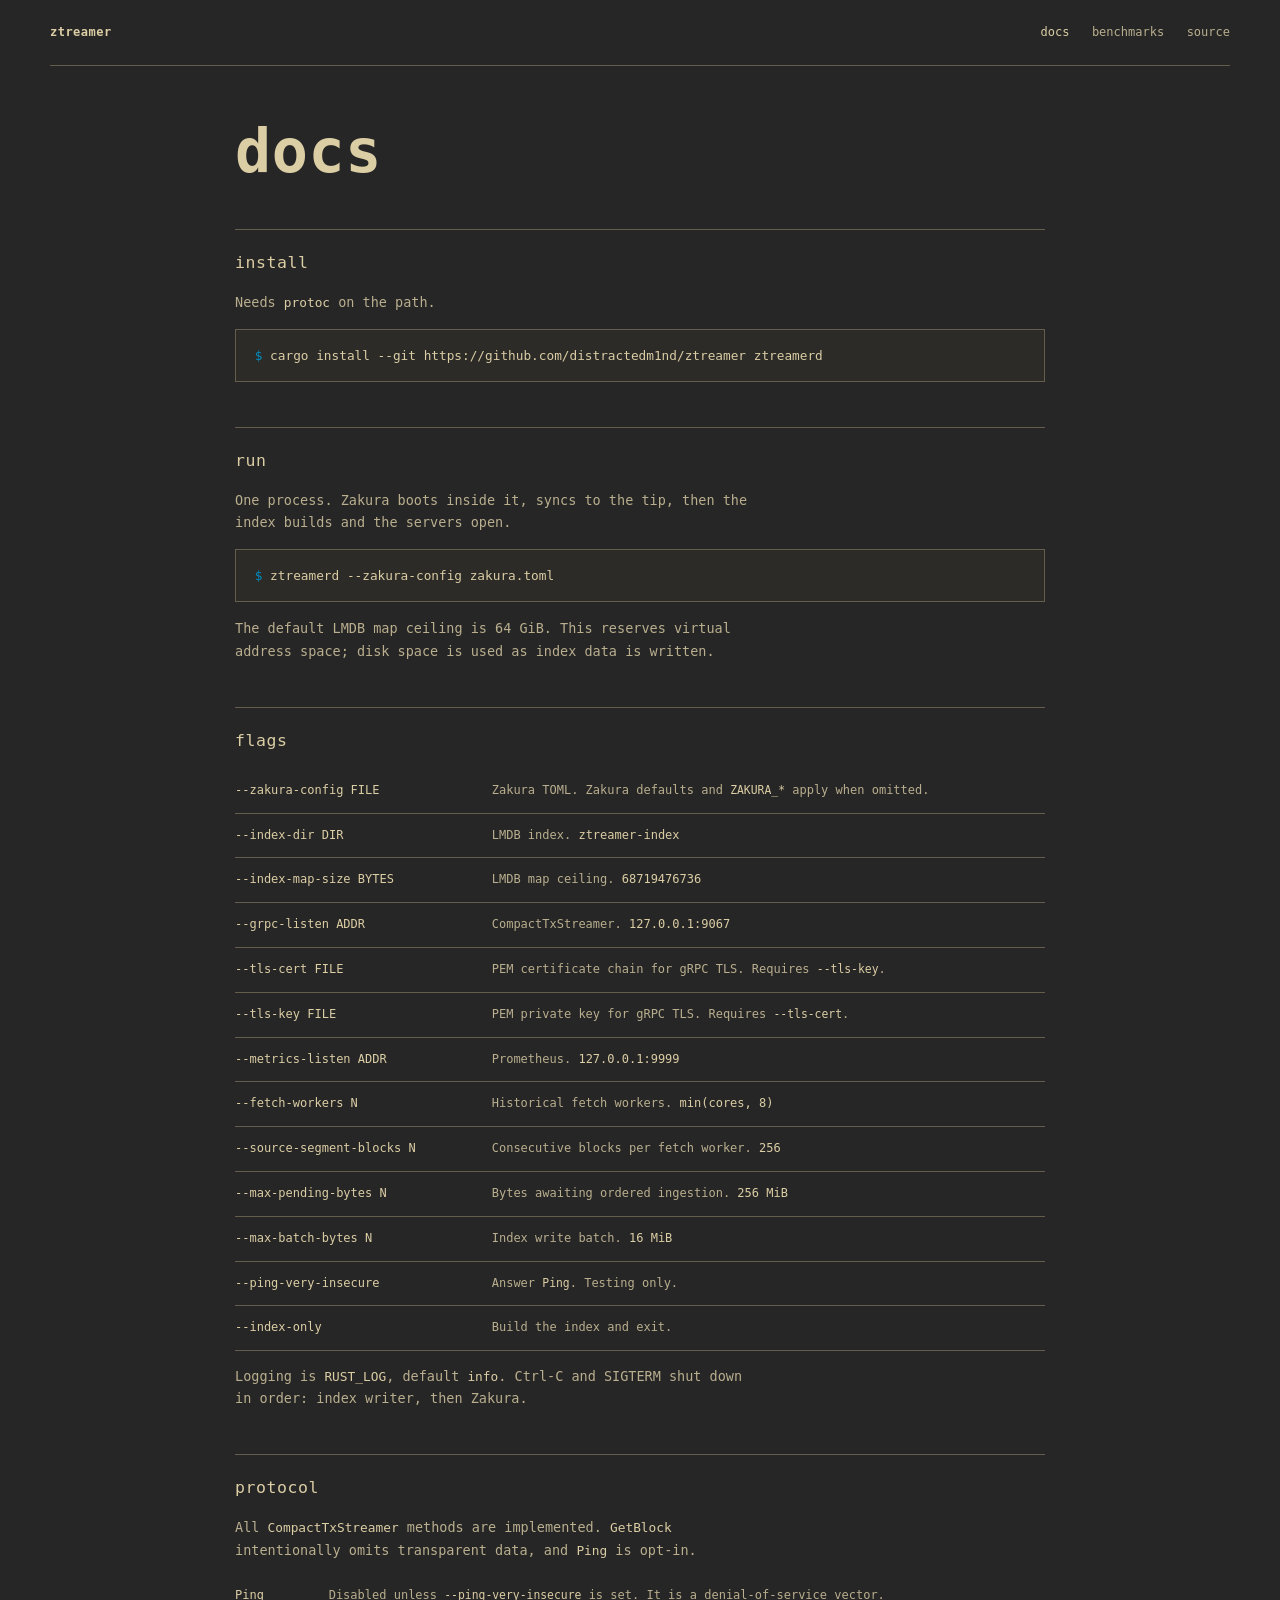
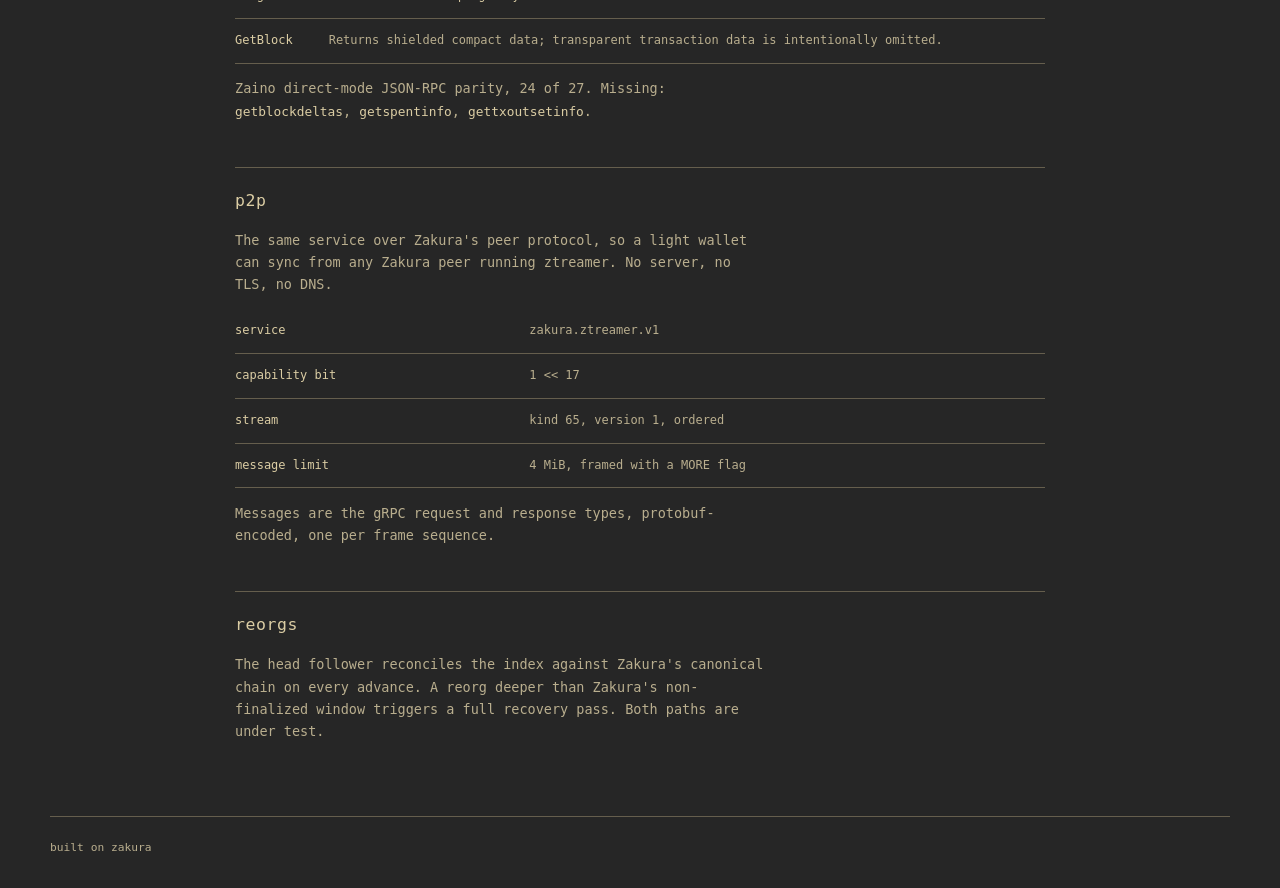
<file: site/docs.html>
<!doctype html>
<html lang="en">
<head>
<meta charset="utf-8">
<meta name="viewport" content="width=device-width, initial-scale=1">
<title>ztreamer docs</title>
<meta name="theme-color" content="#262626">
<link rel="icon" href="data:image/svg+xml,%3Csvg xmlns='http://www.w3.org/2000/svg' viewBox='0 0 32 32'%3E%3Crect width='32' height='32' fill='%23dbcda4'/%3E%3Cpath d='M7 8h18v4L13 24h12v0H7v-4l12-12H7z' fill='%23262626'/%3E%3C/svg%3E">
<link rel="stylesheet" href="site.css?v=2">
</head>
<body>
<header class="wrap">
  <a href="./">ztreamer</a>
  <nav><a href="docs.html" aria-current="page">docs</a><a href="benchmarks.html">benchmarks</a><a href="https://github.com/distractedm1nd/ztreamer">source</a></nav>
</header>

<main class="wrap doc">
<h1 class="r">docs</h1>

<h2>install</h2>
<p>Needs <code>protoc</code> on the path.</p>
<pre><span class="p">$</span> cargo install --git https://github.com/distractedm1nd/ztreamer ztreamerd</pre>

<h2>run</h2>
<p>One process. Zakura boots inside it, syncs to the tip, then the index builds and the servers open.</p>
<pre><span class="p">$</span> ztreamerd --zakura-config zakura.toml</pre>
<p>The default LMDB map ceiling is 64 GiB. This reserves virtual address space; disk space is used as index data is written.</p>

<h2>flags</h2>
<table>
<tr><td>--zakura-config FILE</td><td>Zakura TOML. Zakura defaults and <code>ZAKURA_*</code> apply when omitted.</td></tr>
<tr><td>--index-dir DIR</td><td>LMDB index. <s>ztreamer-index</s></td></tr>
<tr><td>--index-map-size BYTES</td><td>LMDB map ceiling. <s>68719476736</s></td></tr>
<tr><td>--grpc-listen ADDR</td><td>CompactTxStreamer. <s>127.0.0.1:9067</s></td></tr>
<tr><td>--tls-cert FILE</td><td>PEM certificate chain for gRPC TLS. Requires <code>--tls-key</code>.</td></tr>
<tr><td>--tls-key FILE</td><td>PEM private key for gRPC TLS. Requires <code>--tls-cert</code>.</td></tr>
<tr><td>--metrics-listen ADDR</td><td>Prometheus. <s>127.0.0.1:9999</s></td></tr>
<tr><td>--fetch-workers N</td><td>Historical fetch workers. <s>min(cores, 8)</s></td></tr>
<tr><td>--source-segment-blocks N</td><td>Consecutive blocks per fetch worker. <s>256</s></td></tr>
<tr><td>--max-pending-bytes N</td><td>Bytes awaiting ordered ingestion. <s>256 MiB</s></td></tr>
<tr><td>--max-batch-bytes N</td><td>Index write batch. <s>16 MiB</s></td></tr>
<tr><td>--ping-very-insecure</td><td>Answer <code>Ping</code>. Testing only.</td></tr>
<tr><td>--index-only</td><td>Build the index and exit.</td></tr>
</table>
<p>Logging is <code>RUST_LOG</code>, default <code>info</code>. Ctrl-C and SIGTERM shut down in order: index writer, then Zakura.</p>

<h2>protocol</h2>
<p>All <code>CompactTxStreamer</code> methods are implemented. <code>GetBlock</code> intentionally omits transparent data, and <code>Ping</code> is opt-in.</p>
<table>
<tr><td>Ping</td><td>Disabled unless <code>--ping-very-insecure</code> is set. It is a denial-of-service vector.</td></tr>
<tr><td>GetBlock</td><td>Returns shielded compact data; transparent transaction data is intentionally omitted.</td></tr>
</table>
<p>Zaino direct-mode JSON-RPC parity, 24 of 27. Missing: <code>getblockdeltas</code>, <code>getspentinfo</code>, <code>gettxoutsetinfo</code>.</p>

<h2>p2p</h2>
<p>The same service over Zakura's peer protocol, so a light wallet can sync from any Zakura peer running ztreamer. No server, no TLS, no DNS.</p>
<table>
<tr><td>service</td><td>zakura.ztreamer.v1</td></tr>
<tr><td>capability bit</td><td>1 &lt;&lt; 17</td></tr>
<tr><td>stream</td><td>kind 65, version 1, ordered</td></tr>
<tr><td>message limit</td><td>4 MiB, framed with a MORE flag</td></tr>
</table>
<p>Messages are the gRPC request and response types, protobuf-encoded, one per frame sequence.</p>

<h2>reorgs</h2>
<p>The head follower reconciles the index against Zakura's canonical chain on every advance. A reorg deeper than Zakura's non-finalized window triggers a full recovery pass. Both paths are under test.</p>
</main>

<footer class="wrap">
  <a href="https://github.com/zakura-core/zakura">built on zakura</a>
</footer>
</body>
</html>
</file>
<file: site/site.css>
:root{
  --bg:#262626;--panel:#2c2b28;--ink:#dbcda4;--dim:#b9ae8e;--rule:#655e4d;--gold:#dbcda4;
  --blue:#008dc1;--orange:#e87500;--pink:#c77da9;
  --mono:"DejaVu Sans Mono","Liberation Mono",ui-monospace,monospace;--sans:var(--mono);
}
*{box-sizing:border-box;margin:0}
html{background:var(--bg);color:var(--ink);font:400 15px/1.65 var(--mono);-webkit-font-smoothing:antialiased;scroll-behavior:smooth}
body{min-height:100svh;display:flex;flex-direction:column}
a{color:inherit;text-decoration:none;text-underline-offset:.25em}
a:hover{text-decoration:underline}
a:focus-visible,button:focus-visible,input:focus-visible,summary:focus-visible{outline:2px solid var(--blue);outline-offset:5px}
::selection{background:var(--ink);color:var(--bg)}
.wrap{width:min(100% - 3rem,1180px);margin-inline:auto}
header{padding:1.5rem 0;display:flex;justify-content:space-between;align-items:baseline;gap:1.5rem;font-size:.8rem;color:var(--dim);border-bottom:1px solid var(--rule)}
header>a{color:var(--ink);font-weight:700;letter-spacing:.04em}
header nav{display:flex;flex-wrap:wrap;gap:1.5rem}
header a:hover,header [aria-current]{color:var(--ink)}
main{flex:1}
.hero{padding:clamp(3rem,9vh,6rem) 0 3.5rem}
h1{font-size:clamp(3rem,9vw,7rem);line-height:1.1;letter-spacing:.01em;font-weight:700}
h1 em{font-style:normal;color:var(--ink)}
.tag{margin:1.75rem 0 0;font-size:clamp(1rem,2vw,1.3rem);line-height:1.7;max-width:54ch;color:var(--dim)}
.tag a{text-decoration:underline;text-underline-offset:.2em}
.tag b{color:var(--ink);font-weight:500}
.cmd{margin:2.25rem 0 0;text-align:left;display:flex;align-items:center;justify-content:space-between;gap:1.25rem;width:100%;border:1px solid var(--rule);padding:1rem 1.25rem;font:.85rem/1.7 var(--mono);cursor:pointer;background:transparent;color:var(--ink);transition:border-color .2s}
.cmd:hover{border-color:var(--ink);background:var(--panel)}
.cmd>span:first-child{min-width:0;overflow-wrap:anywhere}
.cmd .p{color:var(--blue)}
.cmd .c{color:var(--dim);font-size:.75rem;letter-spacing:.06em;text-transform:uppercase;flex-shrink:0}
.stats{display:grid;grid-template-columns:repeat(3,minmax(0,1fr));border:1px solid var(--rule)}
.stats div{padding:1.75rem}
.stats div+div{border-left:1px solid var(--rule)}
.stats b{display:block;font:500 clamp(2rem,4vw,3.5rem)/1.2 var(--mono);font-variant-numeric:tabular-nums}
.stats b small{font-size:.36em;font-weight:400;color:var(--dim);margin-left:.35em}
.stats b+span{display:block;margin-top:.8rem;font-size:.75rem;color:var(--dim)}
.bars{padding:3.5rem 0}
.bars p{font-size:.85rem;color:var(--ink);margin-bottom:1.5rem;letter-spacing:.035em}
.bar{display:grid;grid-template-columns:8ch 1fr;padding-right:9ch;align-items:center;gap:1.25rem;font:.85rem/1.4 var(--mono)}
.bar+.bar{margin-top:1rem}
.bars .g{margin-top:3rem;padding-top:1.5rem;border-top:1px solid var(--rule)}
.bars .n{margin:2rem 0 0;color:var(--dim);font-size:.75rem;line-height:1.8;letter-spacing:0}
.bars .n a{text-decoration:underline}
.bar i{display:block;font-style:normal;height:2.3rem;min-width:3px;background:var(--orange);position:relative}
.bar i::after{content:attr(data-v);position:absolute;left:calc(100% + .8rem);top:50%;translate:0 -50%;white-space:nowrap;color:var(--ink)}
.bar.k i{background:var(--blue)}
.bar.zaino i{background:var(--pink)}
footer{padding:1.5rem 0 2rem;display:flex;justify-content:space-between;gap:1rem;font-size:.75rem;color:var(--dim);border-top:1px solid var(--rule)}
.r{animation:appear .45s ease both}
@keyframes appear{from{opacity:0}to{opacity:1}}
.doc{padding:3.5rem 0 4rem;max-width:54rem}
.doc h1{font-size:clamp(2.5rem,7vw,4rem);margin-bottom:.75em}
.doc h2{font-size:1.1rem;font-weight:400;letter-spacing:.035em;margin:3rem 0 1rem;padding-top:1.25rem;border-top:1px solid var(--rule)}
.doc p{font-size:.9rem;max-width:65ch;margin:.9rem 0;color:var(--dim)}
.doc pre{border:1px solid var(--rule);padding:1rem 1.25rem;font:.85rem/1.7 var(--mono);overflow-x:auto;margin:1rem 0;background:var(--panel)}
.doc pre .p{color:var(--blue)}
.doc pre .c{color:var(--dim)}
.doc code{font:.95em/1 var(--mono);color:var(--ink)}
.doc table{width:100%;border-collapse:collapse;font-size:.8rem}
.doc td{padding:.8rem 0;border-bottom:1px solid var(--rule);vertical-align:top}
.doc td:first-child{white-space:nowrap;padding-right:1.5rem}
.doc td:last-child{color:var(--dim)}
.doc td:last-child s{text-decoration:none;color:var(--ink)}
@media(max-width:760px){
 header{gap:1rem}header nav{gap:.8rem}
 .stats{grid-template-columns:1fr}
 .stats div+div{border-left:0;border-top:1px solid var(--rule)}
 .bar{grid-template-columns:7ch 1fr;gap:.7rem;padding-right:7ch;font-size:.75rem}
 footer{flex-direction:column}
 .cmd{font-size:.75rem;padding:1rem;gap:.75rem}
 .doc td{display:block;padding:.4rem 0}
 .doc td:first-child{padding-top:1rem;white-space:normal;border-bottom:0}
 .doc td:last-child{padding-bottom:1rem}
}
@media(prefers-reduced-motion:reduce){html{scroll-behavior:auto}.r{animation:none}.cmd{transition:none}}
</file>
<file: site/benchmarks.css>
.benchmarks-page [hidden]{display:none!important}
.benchmarks-page header nav{flex-wrap:wrap}
.benchmarks-page header [aria-current]{color:var(--gold)}
.benchmark-report{padding:3rem 0 4rem}
.benchmark-report h1{font-size:clamp(2.2rem,6vw,4.5rem);line-height:1.1;margin:.8rem 0 1.5rem;letter-spacing:0}
.benchmark-report h2{font-size:clamp(1.35rem,3vw,1.8rem);margin-bottom:1.25rem;font-weight:500}
.benchmark-report p{margin:.8rem 0;line-height:1.65}
.benchmark-report a{text-decoration:underline;text-underline-offset:.2em}
.benchmark-report a:hover{color:var(--gold)}
.benchmark-report .eyebrow{font:.7rem/1.6 var(--mono);color:var(--dim);letter-spacing:.07em;text-transform:uppercase}
.benchmark-report .sub{color:var(--dim);max-width:65rem}
.benchmark-report .sub strong{color:var(--ink);font-weight:500}
.benchmark-report .compare-toggle{display:flex;align-items:center;gap:.8rem;width:fit-content;max-width:100%;padding:1rem;border:1px solid var(--rule);cursor:pointer;margin:1.5rem 0;font:.85rem/1.5 var(--mono)}
.benchmark-report .compare-toggle input{width:1.1rem;height:1.1rem;accent-color:var(--gold);flex-shrink:0}
.benchmark-report .compare-toggle:focus-within{outline:2px solid var(--gold);outline-offset:3px}
.benchmark-report .report-nav{display:flex;gap:1.25rem;flex-wrap:wrap;padding:1rem 0;border-bottom:1px solid var(--rule);font:.75rem/1.6 var(--mono)}
.benchmark-report .cards{display:grid;grid-template-columns:repeat(3,minmax(0,1fr));margin:2rem 0;border-bottom:1px solid var(--rule)}
.benchmark-report .card{padding:1.5rem 1.25rem 1.75rem 0;font:.8rem/1.6 var(--mono)}
.benchmark-report .card+.card{border-left:1px solid var(--rule);padding-left:1.25rem}
.benchmark-report .card b{display:block;font:500 clamp(1.8rem,3vw,3rem)/1.2 var(--mono);letter-spacing:0;margin:.75rem 0;color:var(--gold)}
.benchmark-report .card span{color:var(--dim);font-size:.72rem}
.benchmark-report .note{border-left:2px solid var(--rule);padding:.5rem 1rem;color:var(--dim);font-size:.85rem}
.benchmark-report section{margin:3rem 0}
.benchmark-report section img{display:block;width:100%;height:auto;border:1px solid var(--rule);background:#262626}
.benchmark-report .downloads{font:.75rem/1.7 var(--mono);color:var(--dim)}
.benchmark-report .table-wrap{overflow:auto;border:1px solid var(--rule)}
.benchmark-report table{border-collapse:collapse;width:100%;font:.73rem/1.5 var(--mono);white-space:nowrap}
.benchmark-report td,.benchmark-report th{padding:.75rem;border-bottom:1px solid var(--rule);text-align:right}
.benchmark-report th{font-weight:500;color:var(--dim)}
.benchmark-report td:nth-child(-n+3),.benchmark-report th:nth-child(-n+3){text-align:left}
.benchmark-report tr:hover{background:var(--panel)}
.benchmark-report #hardware td{white-space:normal}
.benchmark-report #filter{width:min(100%,24rem);padding:.8rem;margin:0 0 1rem;background:transparent;color:var(--ink);border:1px solid var(--rule);font:.85rem/1.5 var(--mono)}
.benchmark-report #count{font:.75rem/1.5 var(--mono);color:var(--dim)}
.benchmark-report details{margin:2rem 0;color:var(--dim);font-size:.85rem}
.benchmark-report summary{cursor:pointer;font:500 .8rem/1.6 var(--mono);color:var(--ink)}
@media(max-width:760px){
 .benchmarks-page header{gap:1rem}
 .benchmarks-page header nav{gap:.75rem}
 .benchmark-report{padding-top:2rem}
 .benchmark-report .cards{grid-template-columns:1fr}
 .benchmark-report .card+.card{border-left:0;border-top:1px solid var(--rule);padding-left:0}
 .benchmark-report #hardware table{white-space:normal}
 .benchmark-report #hardware th{min-width:7rem}
}
</file>
